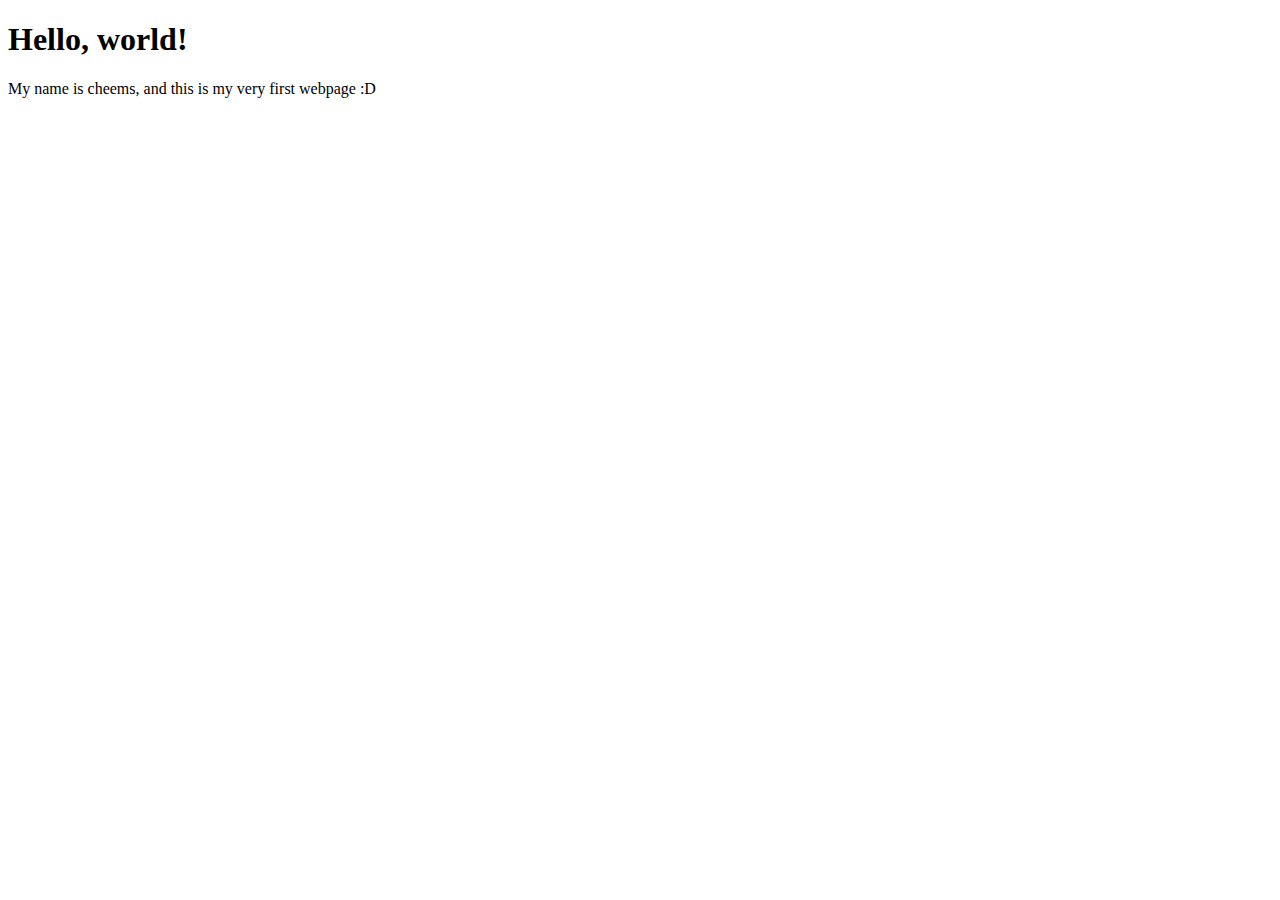
<file: 01-Test/index.html>
<!DOCTYPE html>
<html lang="en">
  <head>
    <meta charset="UTF-8" />
    <meta http-equiv="X-UA-Compatible" content="IE=edge" />
    <meta name="viewport" content="width=device-width, initial-scale=1.0" />
    <title>Cheems</title>
  </head>
  <body>
    <h1>Hello, world!</h1>
    <p>My name is cheems, and this is my very first webpage :D</p>
  </body>
</html>
</file>
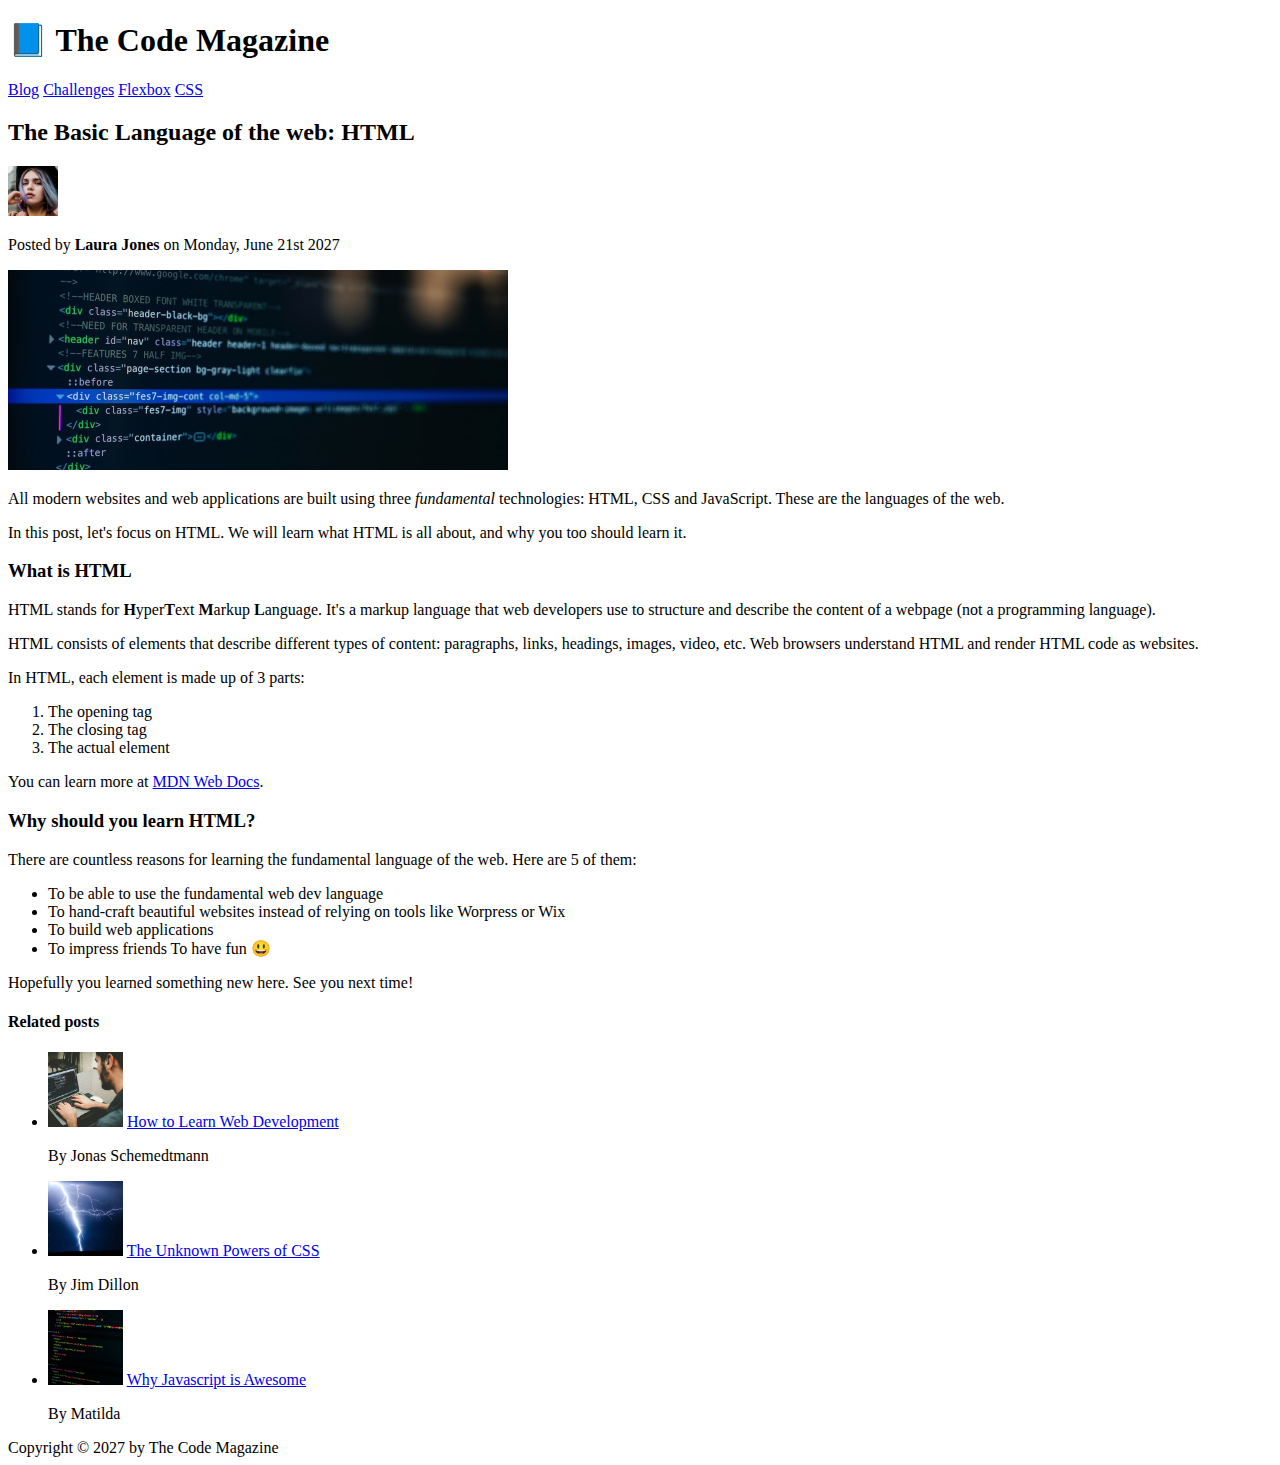
<file: 02-HTML-Fundamentals/index.html>
<!DOCTYPE html>
<html lang="en">
  <head>
    <meta charset="UTF-8" />
    <title>The Basic Language of the web: HTML</title>
  </head>
  <body>
    <!--
    <h1>The Basic Language of the web: HTML</h1>
    <h2>The Basic Language of the web: HTML</h2>
    <h3>The Basic Language of the web: HTML</h3>
    <h4>The Basic Language of the web: HTML</h4>
    <h5>The Basic Language of the web: HTML</h5>
    <h6>The Basic Language of the web: HTML</h6>
    -->

    <header>
      <h1>📘 The Code Magazine</h1>

      <nav>
        <a href="blog.html">Blog</a>
        <a href="#">Challenges</a>
        <a href="#">Flexbox</a>
        <a href="#">CSS</a>
      </nav>
    </header>

    <article>
      <header>
        <h2>The Basic Language of the web: HTML</h2>

        <img
          src="img/laura-jones.jpg"
          alt="Headshot of Laura Jones"
          width="50"
          height="50"
        />

        <p>Posted by <strong>Laura Jones</strong> on Monday, June 21st 2027</p>

        <img
          src="img/post-img.jpg"
          alt="HTML code on a screen"
          width="500"
          height="200"
        />
      </header>

      <p>
        All modern websites and web applications are built using three
        <em>fundamental</em> technologies: HTML, CSS and JavaScript. These are
        the languages of the web.
      </p>
      <p>
        In this post, let's focus on HTML. We will learn what HTML is all about,
        and why you too should learn it.
      </p>

      <h3>What is HTML</h3>
      <p>
        HTML stands for <strong>H</strong>yper<strong>T</strong>ext
        <strong>M</strong>arkup <strong>L</strong>anguage. It's a markup
        language that web developers use to structure and describe the content
        of a webpage (not a programming language).
      </p>
      <p>
        HTML consists of elements that describe different types of content:
        paragraphs, links, headings, images, video, etc. Web browsers understand
        HTML and render HTML code as websites.
      </p>
      <p>In HTML, each element is made up of 3 parts:</p>
      <ol>
        <li>The opening tag</li>
        <li>The closing tag</li>
        <li>The actual element</li>
      </ol>

      <p>
        You can learn more at
        <a
          href="https://developer.mozilla.org/en-US/docs/Web/HTML"
          target="_blank"
          >MDN Web Docs</a
        >.
      </p>

      <h3>Why should you learn HTML?</h3>
      <p>
        There are countless reasons for learning the fundamental language of the
        web. Here are 5 of them:
      </p>
      <ul>
        <li>To be able to use the fundamental web dev language</li>
        <li>
          To hand-craft beautiful websites instead of relying on tools like
          Worpress or Wix
        </li>
        <li>To build web applications</li>
        <li>To impress friends To have fun 😃</li>
      </ul>
      <p>Hopefully you learned something new here. See you next time!</p>
    </article>

    <aside>
      <h4>Related posts</h4>

      <ul>
        <li>
          <img
            src="img/related-1.jpg"
            alt="Person programming"
            height="75"
            width="75"
          />
          <a href="#">How to Learn Web Development</a>
          <p>By Jonas Schemedtmann</p>
        </li>
        <li>
          <img
            src="img/related-2.jpg"
            alt="Lightning"
            height="75"
            widths="75"
          />
          <a href="#">The Unknown Powers of CSS</a>
          <p>By Jim Dillon</p>
        </li>
        <li>
          <img
            src="img/related-3.jpg"
            alt="Javascript code on a screen"
            height="75"
            widths="75"
          />
          <a href="#">Why Javascript is Awesome</a>
          <p>By Matilda</p>
        </li>
      </ul>
    </aside>

    <footer>Copyright &copy; 2027 by The Code Magazine</footer>
  </body>
</html>
</file>
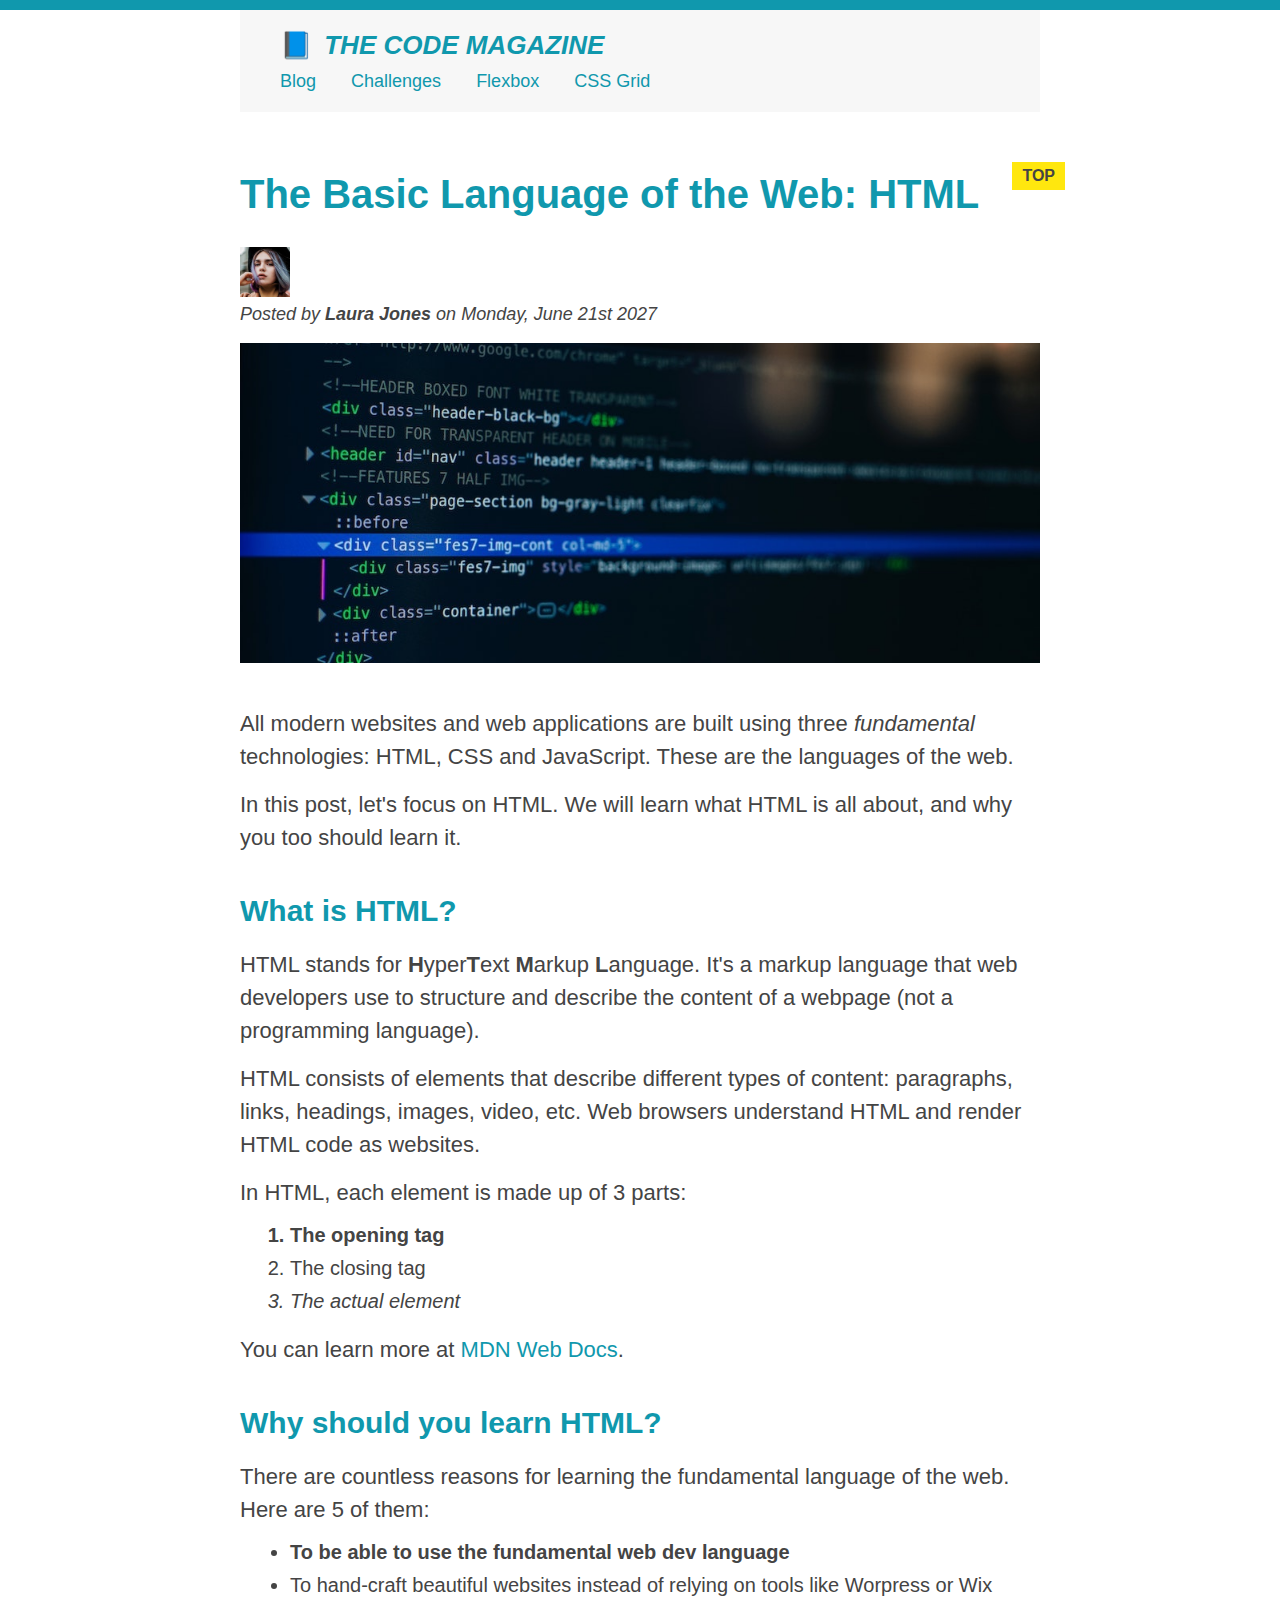
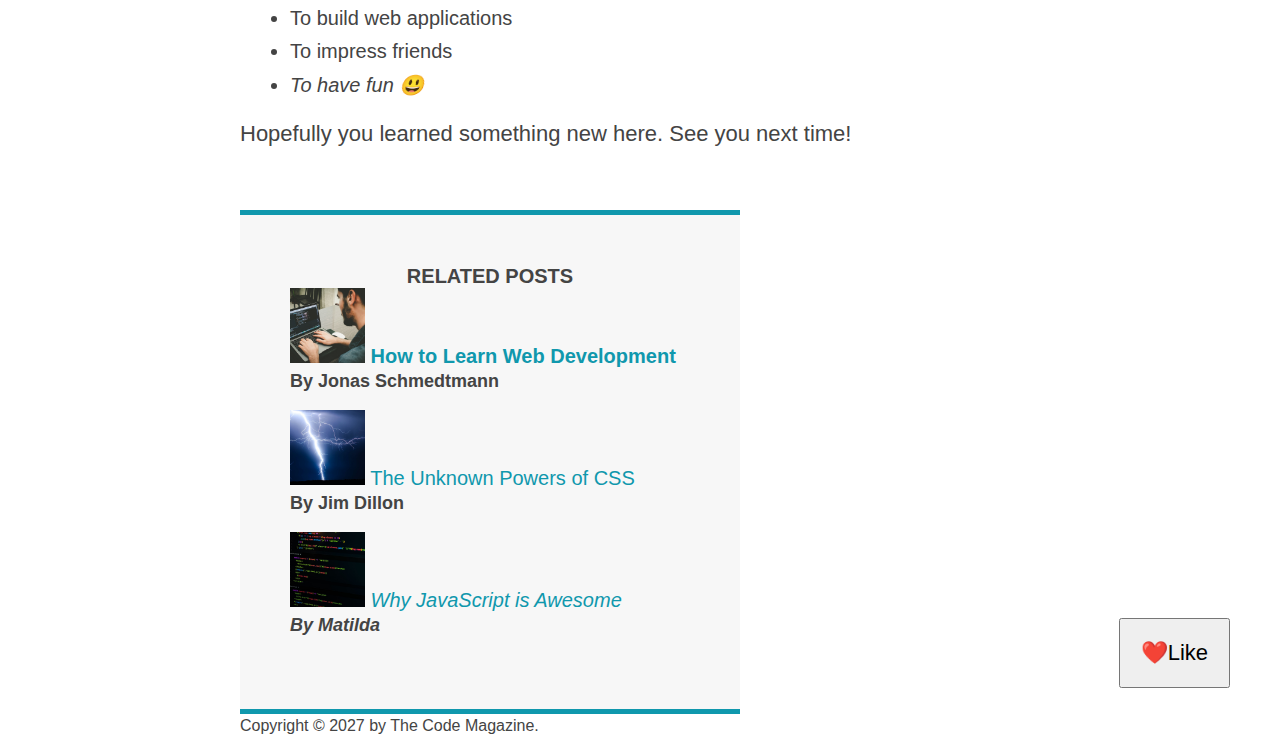
<file: 03-CSS-Fundamentals/index.html>
<!DOCTYPE html>
<html lang="en">
  <head>
    <meta charset="UTF-8" />
    <link href="style.css" rel="stylesheet" />
    <title>The Basic Language of the Web: HTML</title>
  </head>

  <body>
    <!--
    <h1>The Basic Language of the Web: HTML</h1>
    <h2>The Basic Language of the Web: HTML</h2>
    <h3>The Basic Language of the Web: HTML</h3>
    <h4>The Basic Language of the Web: HTML</h4>
    <h5>The Basic Language of the Web: HTML</h5>
    <h6>The Basic Language of the Web: HTML</h6>
    -->

    <div class="container">
      <header class="main-header">
        <h1>📘 The Code Magazine</h1>

        <nav>
          <!-- <strong>This is the navigation</strong> -->
          <a href="blog.html">Blog</a>
          <a href="#">Challenges</a>
          <a href="#">Flexbox</a>
          <a href="#">CSS Grid</a>
        </nav>

        <button>❤️Like</button>
      </header>

      <article>
        <header class="post-header">
          <h2>The Basic Language of the Web: HTML</h2>

          <img
            src="img/laura-jones.jpg"
            alt="Headshot of Laura Jones"
            height="50"
            width="50"
          />

          <p id="author">
            Posted by <strong>Laura Jones</strong> on Monday, June 21st 2027
          </p>

          <img
            src="img/post-img.jpg"
            alt="HTML code on a screen"
            width="500"
            height="200"
            class="post-img"
          />
        </header>

        <p>
          All modern websites and web applications are built using three
          <em>fundamental</em>
          technologies: HTML, CSS and JavaScript. These are the languages of the
          web.
        </p>

        <p>
          In this post, let's focus on HTML. We will learn what HTML is all
          about, and why you too should learn it.
        </p>

        <h3>What is HTML?</h3>
        <p>
          HTML stands for <strong>H</strong>yper<strong>T</strong>ext
          <strong>M</strong>arkup <strong>L</strong>anguage. It's a markup
          language that web developers use to structure and describe the content
          of a webpage (not a programming language).
        </p>
        <p>
          HTML consists of elements that describe different types of content:
          paragraphs, links, headings, images, video, etc. Web browsers
          understand HTML and render HTML code as websites.
        </p>
        <p>In HTML, each element is made up of 3 parts:</p>

        <ol>
          <li class="first-li">The opening tag</li>
          <li>The closing tag</li>
          <li>The actual element</li>
        </ol>

        <p>
          You can learn more at
          <a
            href="https://developer.mozilla.org/en-US/docs/Web/HTML"
            target="_blank"
            >MDN Web Docs</a
          >.
        </p>

        <h3>Why should you learn HTML?</h3>

        <p>
          There are countless reasons for learning the fundamental language of
          the web. Here are 5 of them:
        </p>

        <ul>
          <li class="first-li">
            To be able to use the fundamental web dev language
          </li>
          <li>
            To hand-craft beautiful websites instead of relying on tools like
            Worpress or Wix
          </li>
          <li>To build web applications</li>
          <li>To impress friends</li>
          <li>To have fun 😃</li>
        </ul>

        <p>Hopefully you learned something new here. See you next time!</p>
      </article>

      <aside>
        <h4>Related posts</h4>

        <ul class="related">
          <li>
            <img
              src="img/related-1.jpg"
              alt="Person programming"
              width="75"
              height="75"
            />
            <a href="#">How to Learn Web Development</a>
            <p class="related-author">By Jonas Schmedtmann</p>
          </li>
          <li>
            <img
              src="img/related-2.jpg"
              alt="Lightning"
              width="75"
              height="75"
            />
            <a href="#">The Unknown Powers of CSS</a>
            <p class="related-author">By Jim Dillon</p>
          </li>
          <li>
            <img
              src="img/related-3.jpg"
              alt="JavaScript code on a screen"
              width="75"
              height="75"
            />
            <a href="#">Why JavaScript is Awesome</a>
            <p class="related-author">By Matilda</p>
          </li>
        </ul>
      </aside>

      <footer>
        <p id="copyright" class="copyright text">
          Copyright &copy; 2027 by The Code Magazine.
        </p>
      </footer>
    </div>
  </body>
</html>
</file>
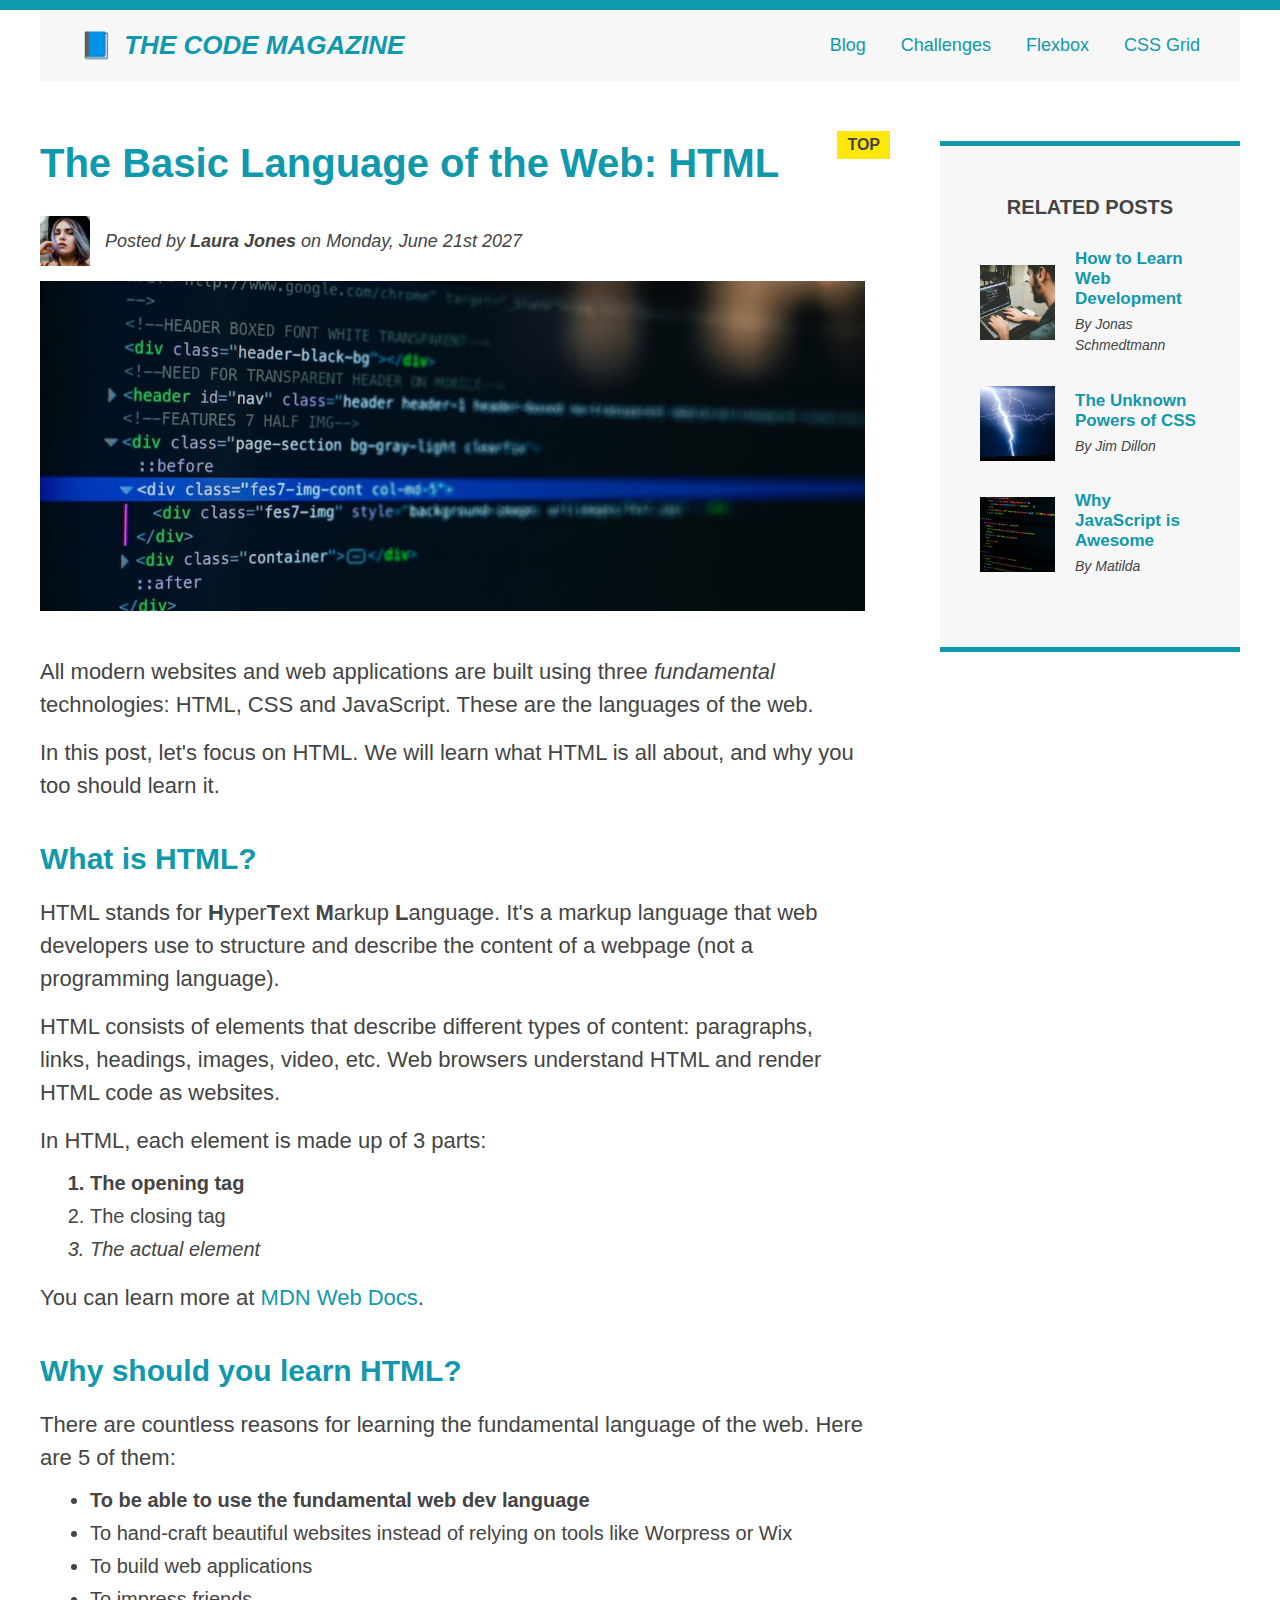
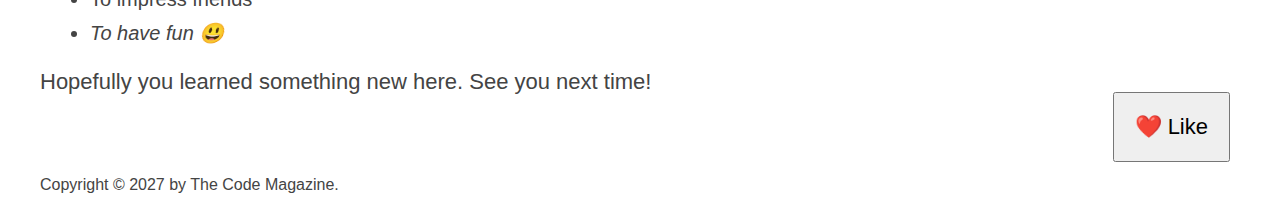
<file: 04-CSS-Layouts/index.html>
<!DOCTYPE html>
<html lang="en">
  <head>
    <meta charset="UTF-8" />
    <link href="style.css" rel="stylesheet" />

    <title>The Basic Language of the Web: HTML</title>
  </head>

  <body>
    <!--
    <h1>The Basic Language of the Web: HTML</h1>
    <h2>The Basic Language of the Web: HTML</h2>
    <h3>The Basic Language of the Web: HTML</h3>
    <h4>The Basic Language of the Web: HTML</h4>
    <h5>The Basic Language of the Web: HTML</h5>
    <h6>The Basic Language of the Web: HTML</h6>
    -->

    <div class="container">
      <header class="main-header clearfix">
        <h1>📘 The Code Magazine</h1>

        <nav>
          <!-- <strong>This is the navigation</strong> -->
          <a href="blog.html">Blog</a>
          <a href="#">Challenges</a>
          <a href="flexbox.html">Flexbox</a>
          <a href="css-grid.html">CSS Grid</a>
        </nav>

        <!-- <div class="clear"></div> -->
      </header>

      <!-- ONLY NECESSARY FOR FLEXBOX -->
      <!-- <div class="row"> -->
      <article>
        <header class="post-header">
          <h2>The Basic Language of the Web: HTML</h2>

          <div class="author-box">
            <img
              src="img/laura-jones.jpg"
              alt="Headshot of Laura Jones"
              height="50"
              width="50"
              class="author-img"
            />

            <p id="author" class="author">
              Posted by <strong>Laura Jones</strong> on Monday, June 21st 2027
            </p>
          </div>

          <img
            src="img/post-img.jpg"
            alt="HTML code on a screen"
            width="500"
            height="200"
            class="post-img"
          />
          <button>❤️ Like</button>
        </header>

        <p>
          All modern websites and web applications are built using three
          <em>fundamental</em>
          technologies: HTML, CSS and JavaScript. These are the languages of the
          web.
        </p>

        <p>
          In this post, let's focus on HTML. We will learn what HTML is all
          about, and why you too should learn it.
        </p>

        <h3>What is HTML?</h3>
        <p>
          HTML stands for <strong>H</strong>yper<strong>T</strong>ext
          <strong>M</strong>arkup <strong>L</strong>anguage. It's a markup
          language that web developers use to structure and describe the content
          of a webpage (not a programming language).
        </p>
        <p>
          HTML consists of elements that describe different types of content:
          paragraphs, links, headings, images, video, etc. Web browsers
          understand HTML and render HTML code as websites.
        </p>
        <p>In HTML, each element is made up of 3 parts:</p>

        <ol>
          <li class="first-li">The opening tag</li>
          <li>The closing tag</li>
          <li>The actual element</li>
        </ol>

        <p>
          You can learn more at
          <a
            href="https://developer.mozilla.org/en-US/docs/Web/HTML"
            target="_blank"
            >MDN Web Docs</a
          >.
        </p>

        <h3>Why should you learn HTML?</h3>

        <p>
          There are countless reasons for learning the fundamental language of
          the web. Here are 5 of them:
        </p>

        <ul>
          <li class="first-li">
            To be able to use the fundamental web dev language
          </li>
          <li>
            To hand-craft beautiful websites instead of relying on tools like
            Worpress or Wix
          </li>
          <li>To build web applications</li>
          <li>To impress friends</li>
          <li>To have fun 😃</li>
        </ul>

        <p>Hopefully you learned something new here. See you next time!</p>
      </article>

      <aside>
        <h4>Related posts</h4>

        <ul class="related">
          <li class="related-post">
            <img
              src="img/related-1.jpg"
              alt="Person programming"
              width="75"
              height="75"
            />
            <div>
              <a href="#" class="related-link">How to Learn Web Development</a>
              <p class="related-author">By Jonas Schmedtmann</p>
            </div>
          </li>
          <li class="related-post">
            <img
              src="img/related-2.jpg"
              alt="Lightning"
              width="75"
              height="75"
            />
            <div>
              <a href="#" class="related-link">The Unknown Powers of CSS</a>
              <p class="related-author">By Jim Dillon</p>
            </div>
          </li>
          <li class="related-post">
            <img
              src="img/related-3.jpg"
              alt="JavaScript code on a screen"
              width="75"
              height="75"
            />
            <div>
              <a href="#" class="related-link">Why JavaScript is Awesome</a>
              <p class="related-author">By Matilda</p>
            </div>
          </li>
        </ul>
      </aside>
      <!-- </div> -->

      <footer>
        <p id="copyright" class="copyright text">
          Copyright &copy; 2027 by The Code Magazine.
        </p>
      </footer>
    </div>
  </body>
</html>
</file>
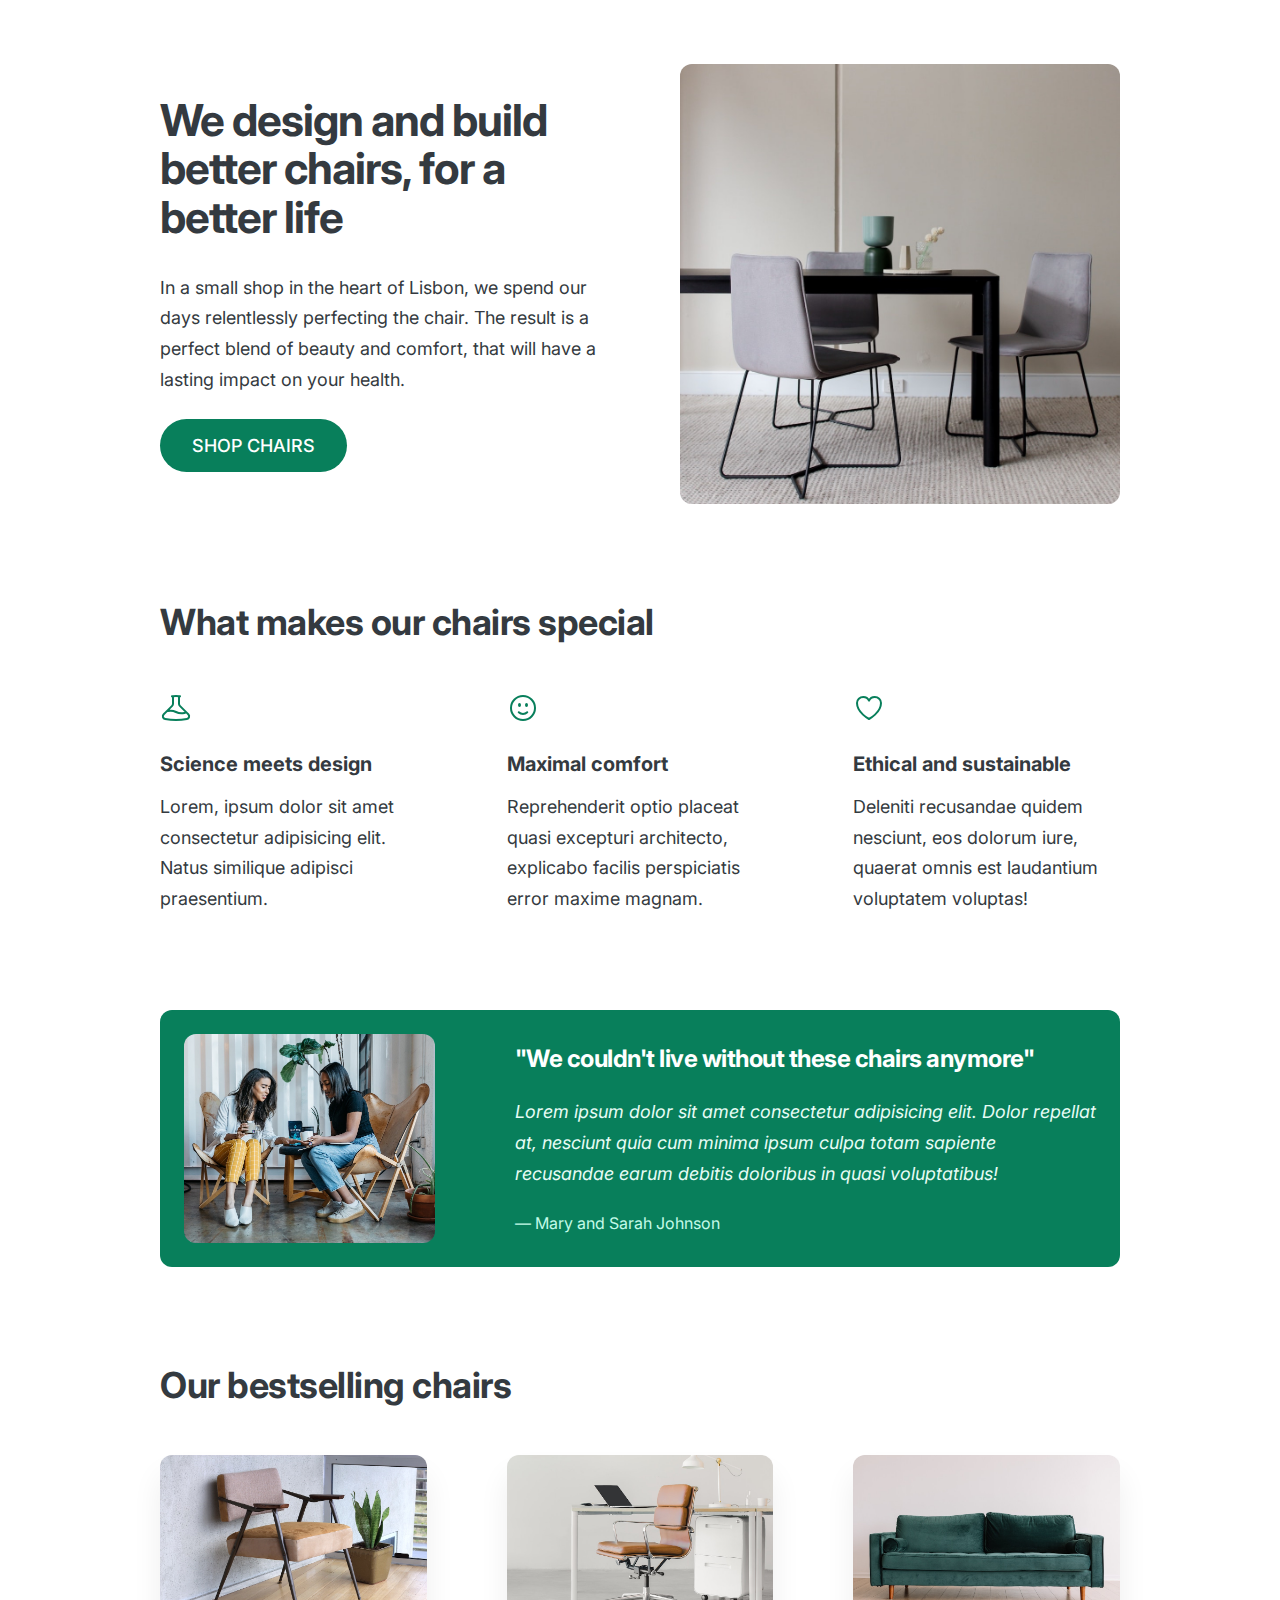
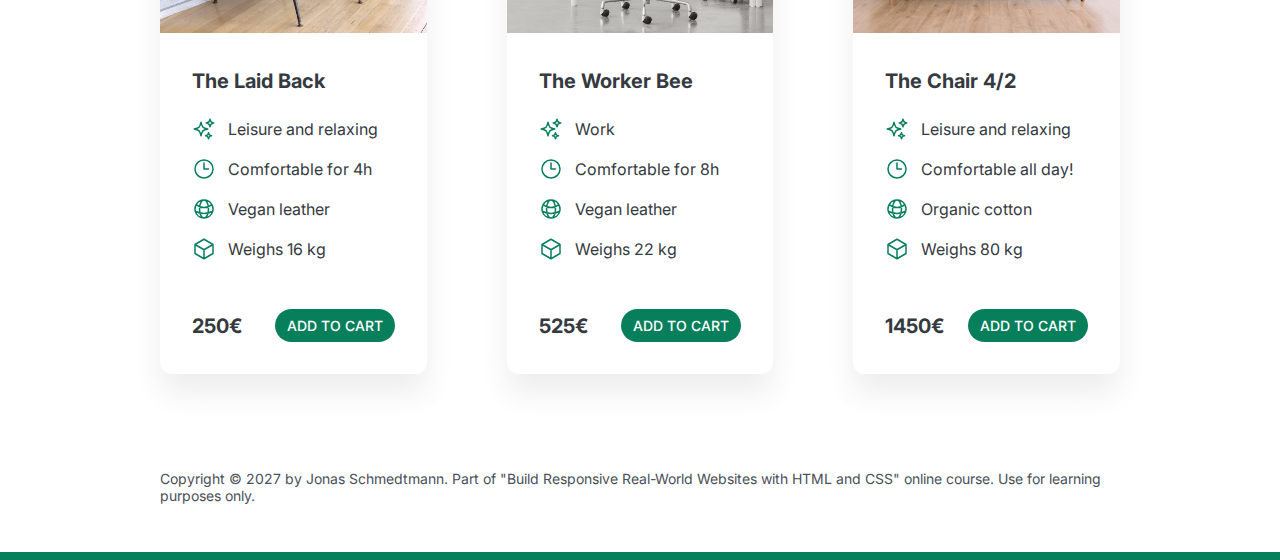
<file: 05-Design/index.html>
<!DOCTYPE html>
<html lang="en">
  <head>
    <meta charset="UTF-8" />
    <meta http-equiv="X-UA-Compatible" content="IE=edge" />
    <meta name="viewport" content="width=device-width, initial-scale=1.0" />

    <link rel="preconnect" href="https://fonts.googleapis.com" />
    <link rel="preconnect" href="https://fonts.gstatic.com" crossorigin />
    <link
      href="https://fonts.googleapis.com/css2?family=Inter:wght@400;500;700&display=swap"
      rel="stylesheet"
    />
    <link rel="stylesheet" href="style.css" />
    <title>Lisbon Chair Shop</title>
  </head>
  <body>
    <div class="container">
      <header>
        <div class="header-text-box">
          <h1>We design and build better chairs, for a better life</h1>
          <p class="header-text">
            In a small shop in the heart of Lisbon, we spend our days
            relentlessly perfecting the chair. The result is a perfect blend of
            beauty and comfort, that will have a lasting impact on your health.
          </p>
          <a class="btn btn--big" href="#">Shop chairs</a>
        </div>
        <img src="hero.jpg" alt="Photo" />
      </header>

      <section>
        <h2>What makes our chairs special</h2>
        <div class="grid-3-cols">
          <div>
            <svg
              xmlns="http://www.w3.org/2000/svg"
              fill="none"
              viewBox="0 0 24 24"
              stroke-width="1.5"
              stroke="currentColor"
              class="features-icon"
            >
              <path
                stroke-linecap="round"
                stroke-linejoin="round"
                d="M9.75 3.104v5.714a2.25 2.25 0 01-.659 1.591L5 14.5M9.75 3.104c-.251.023-.501.05-.75.082m.75-.082a24.301 24.301 0 014.5 0m0 0v5.714c0 .597.237 1.17.659 1.591L19.8 15.3M14.25 3.104c.251.023.501.05.75.082M19.8 15.3l-1.57.393A9.065 9.065 0 0112 15a9.065 9.065 0 00-6.23-.693L5 14.5m14.8.8l1.402 1.402c1.232 1.232.65 3.318-1.067 3.611A48.309 48.309 0 0112 21c-2.773 0-5.491-.235-8.135-.687-1.718-.293-2.3-2.379-1.067-3.61L5 14.5"
              />
            </svg>

            <p class="features-title"><strong>Science meets design</strong></p>
            <p class="features-text">
              Lorem, ipsum dolor sit amet consectetur adipisicing elit. Natus
              similique adipisci praesentium.
            </p>
          </div>

          <div>
            <svg
              xmlns="http://www.w3.org/2000/svg"
              fill="none"
              viewBox="0 0 24 24"
              stroke-width="1.5"
              stroke="currentColor"
              class="features-icon"
            >
              <path
                stroke-linecap="round"
                stroke-linejoin="round"
                d="M15.182 15.182a4.5 4.5 0 01-6.364 0M21 12a9 9 0 11-18 0 9 9 0 0118 0zM9.75 9.75c0 .414-.168.75-.375.75S9 10.164 9 9.75 9.168 9 9.375 9s.375.336.375.75zm-.375 0h.008v.015h-.008V9.75zm5.625 0c0 .414-.168.75-.375.75s-.375-.336-.375-.75.168-.75.375-.75.375.336.375.75zm-.375 0h.008v.015h-.008V9.75z"
              />
            </svg>

            <p class="features-title">
              <strong>Maximal comfort</strong>
            </p>
            <p class="features-text">
              Reprehenderit optio placeat quasi excepturi architecto, explicabo
              facilis perspiciatis error maxime magnam.
            </p>
          </div>

          <div>
            <svg
              xmlns="http://www.w3.org/2000/svg"
              fill="none"
              viewBox="0 0 24 24"
              stroke-width="1.5"
              stroke="currentColor"
              class="features-icon"
            >
              <path
                stroke-linecap="round"
                stroke-linejoin="round"
                d="M21 8.25c0-2.485-2.099-4.5-4.688-4.5-1.935 0-3.597 1.126-4.312 2.733-.715-1.607-2.377-2.733-4.313-2.733C5.1 3.75 3 5.765 3 8.25c0 7.22 9 12 9 12s9-4.78 9-12z"
              />
            </svg>

            <p class="features-title">
              <strong>Ethical and sustainable</strong>
            </p>
            <p class="features-text">
              Deleniti recusandae quidem nesciunt, eos dolorum iure, quaerat
              omnis est laudantium voluptatem voluptas!
            </p>
          </div>
        </div>
      </section>

      <section class="testimonial-section">
        <div class="grid-3-cols">
          <img src="customers.jpg" alt="People sitting on chairs" />
          <div class="testimonial-box">
            <h2>"We couldn't live without these chairs anymore"</h2>
            <blockquote class="testimonial-text">
              Lorem ipsum dolor sit amet consectetur adipisicing elit. Dolor
              repellat at, nesciunt quia cum minima ipsum culpa totam sapiente
              recusandae earum debitis doloribus in quasi voluptatibus!
            </blockquote>
            <p class="testimonial-author">&mdash; Mary and Sarah Johnson</p>
          </div>
        </div>
      </section>

      <section>
        <h2>Our bestselling chairs</h2>
        <div class="grid-3-cols">
          <figure class="chair">
            <img src="chair-1.jpg" alt="Chair" />
            <div class="chair-box">
              <h3>The Laid Back</h3>
              <ul class="chair-details">
                <li>
                  <svg
                    xmlns="http://www.w3.org/2000/svg"
                    fill="none"
                    viewBox="0 0 24 24"
                    stroke-width="1.5"
                    stroke="currentColor"
                    class="chair-icon"
                  >
                    <path
                      stroke-linecap="round"
                      stroke-linejoin="round"
                      d="M9.813 15.904L9 18.75l-.813-2.846a4.5 4.5 0 00-3.09-3.09L2.25 12l2.846-.813a4.5 4.5 0 003.09-3.09L9 5.25l.813 2.846a4.5 4.5 0 003.09 3.09L15.75 12l-2.846.813a4.5 4.5 0 00-3.09 3.09zM18.259 8.715L18 9.75l-.259-1.035a3.375 3.375 0 00-2.455-2.456L14.25 6l1.036-.259a3.375 3.375 0 002.455-2.456L18 2.25l.259 1.035a3.375 3.375 0 002.456 2.456L21.75 6l-1.035.259a3.375 3.375 0 00-2.456 2.456zM16.894 20.567L16.5 21.75l-.394-1.183a2.25 2.25 0 00-1.423-1.423L13.5 18.75l1.183-.394a2.25 2.25 0 001.423-1.423l.394-1.183.394 1.183a2.25 2.25 0 001.423 1.423l1.183.394-1.183.394a2.25 2.25 0 00-1.423 1.423z"
                    />
                  </svg>
                  <!-- Span is a generic INLINE text element, it doesn't have any meaning. It's like a div element, but inline -->
                  <span>Leisure and relaxing</span>
                </li>
                <li>
                  <svg
                    xmlns="http://www.w3.org/2000/svg"
                    fill="none"
                    viewBox="0 0 24 24"
                    stroke-width="1.5"
                    stroke="currentColor"
                    class="chair-icon"
                  >
                    <path
                      stroke-linecap="round"
                      stroke-linejoin="round"
                      d="M12 6v6h4.5m4.5 0a9 9 0 11-18 0 9 9 0 0118 0z"
                    />
                  </svg>
                  <span>Comfortable for 4h</span>
                </li>
                <li>
                  <svg
                    xmlns="http://www.w3.org/2000/svg"
                    fill="none"
                    viewBox="0 0 24 24"
                    stroke-width="1.5"
                    stroke="currentColor"
                    class="chair-icon"
                  >
                    <path
                      stroke-linecap="round"
                      stroke-linejoin="round"
                      d="M12 21a9.004 9.004 0 008.716-6.747M12 21a9.004 9.004 0 01-8.716-6.747M12 21c2.485 0 4.5-4.03 4.5-9S14.485 3 12 3m0 18c-2.485 0-4.5-4.03-4.5-9S9.515 3 12 3m0 0a8.997 8.997 0 017.843 4.582M12 3a8.997 8.997 0 00-7.843 4.582m15.686 0A11.953 11.953 0 0112 10.5c-2.998 0-5.74-1.1-7.843-2.918m15.686 0A8.959 8.959 0 0121 12c0 .778-.099 1.533-.284 2.253m0 0A17.919 17.919 0 0112 16.5c-3.162 0-6.133-.815-8.716-2.247m0 0A9.015 9.015 0 013 12c0-1.605.42-3.113 1.157-4.418"
                    />
                  </svg>
                  <span>Vegan leather</span>
                </li>
                <li>
                  <svg
                    xmlns="http://www.w3.org/2000/svg"
                    fill="none"
                    viewBox="0 0 24 24"
                    stroke-width="1.5"
                    stroke="currentColor"
                    class="chair-icon"
                  >
                    <path
                      stroke-linecap="round"
                      stroke-linejoin="round"
                      d="M21 7.5l-9-5.25L3 7.5m18 0l-9 5.25m9-5.25v9l-9 5.25M3 7.5l9 5.25M3 7.5v9l9 5.25m0-9v9"
                    />
                  </svg>
                  <span>Weighs 16 kg</span>
                </li>
              </ul>
              <div class="chair-price">
                <strong>250€</strong>
                <a href="#" class="btn btn--small">Add to cart</a>
              </div>
            </div>
          </figure>

          <figure class="chair">
            <img src="chair-2.jpg" alt="Chair" />
            <div class="chair-box">
              <h3>The Worker Bee</h3>
              <ul class="chair-details">
                <li>
                  <svg
                    xmlns="http://www.w3.org/2000/svg"
                    fill="none"
                    viewBox="0 0 24 24"
                    stroke-width="1.5"
                    stroke="currentColor"
                    class="chair-icon"
                  >
                    <path
                      stroke-linecap="round"
                      stroke-linejoin="round"
                      d="M9.813 15.904L9 18.75l-.813-2.846a4.5 4.5 0 00-3.09-3.09L2.25 12l2.846-.813a4.5 4.5 0 003.09-3.09L9 5.25l.813 2.846a4.5 4.5 0 003.09 3.09L15.75 12l-2.846.813a4.5 4.5 0 00-3.09 3.09zM18.259 8.715L18 9.75l-.259-1.035a3.375 3.375 0 00-2.455-2.456L14.25 6l1.036-.259a3.375 3.375 0 002.455-2.456L18 2.25l.259 1.035a3.375 3.375 0 002.456 2.456L21.75 6l-1.035.259a3.375 3.375 0 00-2.456 2.456zM16.894 20.567L16.5 21.75l-.394-1.183a2.25 2.25 0 00-1.423-1.423L13.5 18.75l1.183-.394a2.25 2.25 0 001.423-1.423l.394-1.183.394 1.183a2.25 2.25 0 001.423 1.423l1.183.394-1.183.394a2.25 2.25 0 00-1.423 1.423z"
                    />
                  </svg>
                  <span>Work</span>
                </li>
                <li>
                  <svg
                    xmlns="http://www.w3.org/2000/svg"
                    fill="none"
                    viewBox="0 0 24 24"
                    stroke-width="1.5"
                    stroke="currentColor"
                    class="chair-icon"
                  >
                    <path
                      stroke-linecap="round"
                      stroke-linejoin="round"
                      d="M12 6v6h4.5m4.5 0a9 9 0 11-18 0 9 9 0 0118 0z"
                    />
                  </svg>
                  <span>Comfortable for 8h</span>
                </li>
                <li>
                  <svg
                    xmlns="http://www.w3.org/2000/svg"
                    fill="none"
                    viewBox="0 0 24 24"
                    stroke-width="1.5"
                    stroke="currentColor"
                    class="chair-icon"
                  >
                    <path
                      stroke-linecap="round"
                      stroke-linejoin="round"
                      d="M12 21a9.004 9.004 0 008.716-6.747M12 21a9.004 9.004 0 01-8.716-6.747M12 21c2.485 0 4.5-4.03 4.5-9S14.485 3 12 3m0 18c-2.485 0-4.5-4.03-4.5-9S9.515 3 12 3m0 0a8.997 8.997 0 017.843 4.582M12 3a8.997 8.997 0 00-7.843 4.582m15.686 0A11.953 11.953 0 0112 10.5c-2.998 0-5.74-1.1-7.843-2.918m15.686 0A8.959 8.959 0 0121 12c0 .778-.099 1.533-.284 2.253m0 0A17.919 17.919 0 0112 16.5c-3.162 0-6.133-.815-8.716-2.247m0 0A9.015 9.015 0 013 12c0-1.605.42-3.113 1.157-4.418"
                    />
                  </svg>
                  <span>Vegan leather</span>
                </li>
                <li>
                  <svg
                    xmlns="http://www.w3.org/2000/svg"
                    fill="none"
                    viewBox="0 0 24 24"
                    stroke-width="1.5"
                    stroke="currentColor"
                    class="chair-icon"
                  >
                    <path
                      stroke-linecap="round"
                      stroke-linejoin="round"
                      d="M21 7.5l-9-5.25L3 7.5m18 0l-9 5.25m9-5.25v9l-9 5.25M3 7.5l9 5.25M3 7.5v9l9 5.25m0-9v9"
                    />
                  </svg>
                  <span>Weighs 22 kg</span>
                </li>
              </ul>
              <div class="chair-price">
                <strong>525€</strong>
                <a href="#" class="btn btn--small">Add to cart</a>
              </div>
            </div>
          </figure>

          <figure class="chair">
            <img src="chair-3.jpg" alt="Chair" />
            <div class="chair-box">
              <h3>The Chair 4/2</h3>
              <ul class="chair-details">
                <li>
                  <svg
                    xmlns="http://www.w3.org/2000/svg"
                    fill="none"
                    viewBox="0 0 24 24"
                    stroke-width="1.5"
                    stroke="currentColor"
                    class="chair-icon"
                  >
                    <path
                      stroke-linecap="round"
                      stroke-linejoin="round"
                      d="M9.813 15.904L9 18.75l-.813-2.846a4.5 4.5 0 00-3.09-3.09L2.25 12l2.846-.813a4.5 4.5 0 003.09-3.09L9 5.25l.813 2.846a4.5 4.5 0 003.09 3.09L15.75 12l-2.846.813a4.5 4.5 0 00-3.09 3.09zM18.259 8.715L18 9.75l-.259-1.035a3.375 3.375 0 00-2.455-2.456L14.25 6l1.036-.259a3.375 3.375 0 002.455-2.456L18 2.25l.259 1.035a3.375 3.375 0 002.456 2.456L21.75 6l-1.035.259a3.375 3.375 0 00-2.456 2.456zM16.894 20.567L16.5 21.75l-.394-1.183a2.25 2.25 0 00-1.423-1.423L13.5 18.75l1.183-.394a2.25 2.25 0 001.423-1.423l.394-1.183.394 1.183a2.25 2.25 0 001.423 1.423l1.183.394-1.183.394a2.25 2.25 0 00-1.423 1.423z"
                    />
                  </svg>
                  <span>Leisure and relaxing</span>
                </li>
                <li>
                  <svg
                    xmlns="http://www.w3.org/2000/svg"
                    fill="none"
                    viewBox="0 0 24 24"
                    stroke-width="1.5"
                    stroke="currentColor"
                    class="chair-icon"
                  >
                    <path
                      stroke-linecap="round"
                      stroke-linejoin="round"
                      d="M12 6v6h4.5m4.5 0a9 9 0 11-18 0 9 9 0 0118 0z"
                    />
                  </svg>
                  <span>Comfortable all day!</span>
                </li>
                <li>
                  <svg
                    xmlns="http://www.w3.org/2000/svg"
                    fill="none"
                    viewBox="0 0 24 24"
                    stroke-width="1.5"
                    stroke="currentColor"
                    class="chair-icon"
                  >
                    <path
                      stroke-linecap="round"
                      stroke-linejoin="round"
                      d="M12 21a9.004 9.004 0 008.716-6.747M12 21a9.004 9.004 0 01-8.716-6.747M12 21c2.485 0 4.5-4.03 4.5-9S14.485 3 12 3m0 18c-2.485 0-4.5-4.03-4.5-9S9.515 3 12 3m0 0a8.997 8.997 0 017.843 4.582M12 3a8.997 8.997 0 00-7.843 4.582m15.686 0A11.953 11.953 0 0112 10.5c-2.998 0-5.74-1.1-7.843-2.918m15.686 0A8.959 8.959 0 0121 12c0 .778-.099 1.533-.284 2.253m0 0A17.919 17.919 0 0112 16.5c-3.162 0-6.133-.815-8.716-2.247m0 0A9.015 9.015 0 013 12c0-1.605.42-3.113 1.157-4.418"
                    />
                  </svg>
                  <span>Organic cotton</span>
                </li>
                <li>
                  <svg
                    xmlns="http://www.w3.org/2000/svg"
                    fill="none"
                    viewBox="0 0 24 24"
                    stroke-width="1.5"
                    stroke="currentColor"
                    class="chair-icon"
                  >
                    <path
                      stroke-linecap="round"
                      stroke-linejoin="round"
                      d="M21 7.5l-9-5.25L3 7.5m18 0l-9 5.25m9-5.25v9l-9 5.25M3 7.5l9 5.25M3 7.5v9l9 5.25m0-9v9"
                    />
                  </svg>
                  <span>Weighs 80 kg</span>
                </li>
              </ul>
              <div class="chair-price">
                <strong>1450€</strong>
                <a href="#" class="btn btn--small">Add to cart</a>
              </div>
            </div>
          </figure>
        </div>
      </section>

      <footer>
        Copyright &copy; 2027 by Jonas Schmedtmann. Part of "Build Responsive
        Real-World Websites with HTML and CSS" online course. Use for learning
        purposes only.
      </footer>
    </div>
  </body>
</html>
</file>
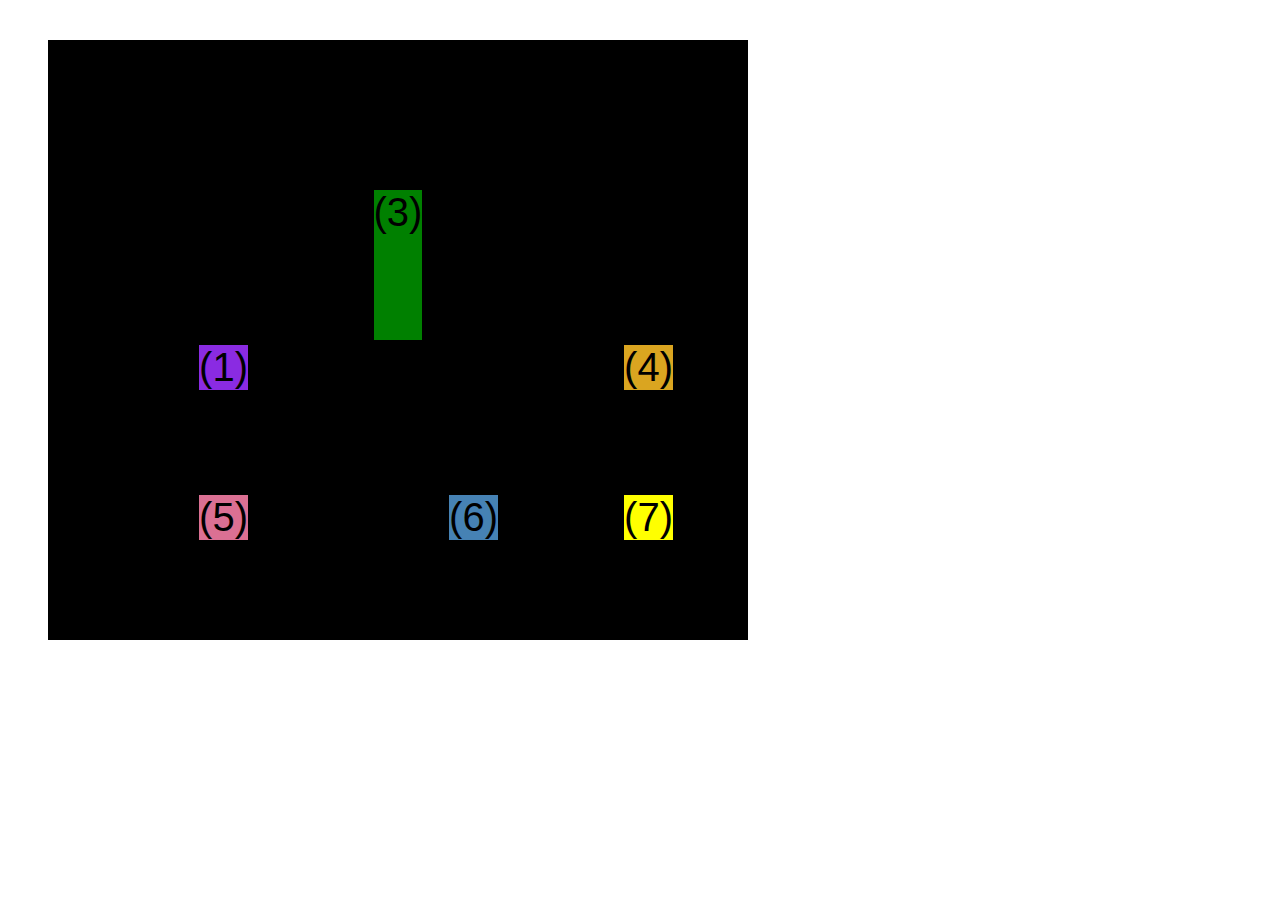
<file: 04-CSS-Layouts/css-grid.html>
<!DOCTYPE html>
<html lang="en">
  <head>
    <meta charset="UTF-8" />
    <meta http-equiv="X-UA-Compatible" content="IE=edge" />
    <meta name="viewport" content="width=device-width, initial-scale=1.0" />
    <title>CSS Grid</title>
    <style>
      .el--1 {
        background-color: blueviolet;
      }
      .el--2 {
        background-color: orangered;
      }
      .el--3 {
        background-color: green;
        height: 150px;
      }
      .el--4 {
        background-color: goldenrod;
      }
      .el--5 {
        background-color: palevioletred;
      }
      .el--6 {
        background-color: steelblue;
      }
      .el--7 {
        background-color: yellow;
      }
      .el--8 {
        background-color: crimson;
      }

      .container--1 {
        /* STARTER */
        font-family: sans-serif;
        background-color: #ddd;
        font-size: 30px;
        margin: 40px;

        /* CSS GRID */
        display: grid;
        /* grid-template-columns: 1fr 1fr 1fr auto; */
        /* grid-template-rows: 300px 200px; */

        grid-template-columns: repeat(4, 1fr);
        grid-template-rows: 1fr 1fr;
        /* height: 500px; */

        /* gap: 30px; */
        column-gap: 20px;
        row-gap: 40px;

        /* Temp */
        display: none;
      }

      .el--8 {
        grid-column: 2 / 3;
        /* grid-row: 1 / span 2; */
        grid-row: 1 / 2;
      }

      .el--2 {
        /* grid-column: 1/ 3; */
        /* grid-column: 1 / span 4; */
        grid-column: 1 / -1;
        grid-row: 2;
      }

      .el--6 {
        /* grid-row: 3 / 6; */
      }

      .container--2 {
        /* STARTER */
        font-family: sans-serif;
        background-color: black;
        font-size: 40px;
        margin: 40px;

        width: 700px;
        height: 600px;

        /* CSS GRID */
        display: grid;
        grid-template-columns: 125px 200px 125px;
        grid-template-rows: 250px 100px;
        gap: 50px;

        /* Aligning tracks inside container: distribute empty space */
        justify-content: center;
        /* justify-content: space-between; */

        align-content: center;

        /* Aligning items INSIDE cells: moving items around inside cells */
        align-items: end;
        justify-items: end;
      }

      .el--3 {
        align-self: center;
        justify-self: center;
      }
    </style>
  </head>
  <body>
    <div class="container--1">
      <div class="el el--1">(1) HTML</div>
      <div class="el el--2">(2) and</div>
      <div class="el el--3">(3) CSS</div>
      <div class="el el--4">(4) are</div>
      <div class="el el--5">(5) amazing</div>
      <div class="el el--6">(6) languages</div>
      <!-- <div class="el el--7">(7) to</div> -->
      <div class="el el--8">(8) learn</div>
    </div>

    <div class="container--2">
      <div class="el el--1">(1)</div>
      <div class="el el--3">(3)</div>
      <div class="el el--4">(4)</div>
      <div class="el el--5">(5)</div>
      <div class="el el--6">(6)</div>
      <div class="el el--7">(7)</div>
    </div>
  </body>
</html>
</file>
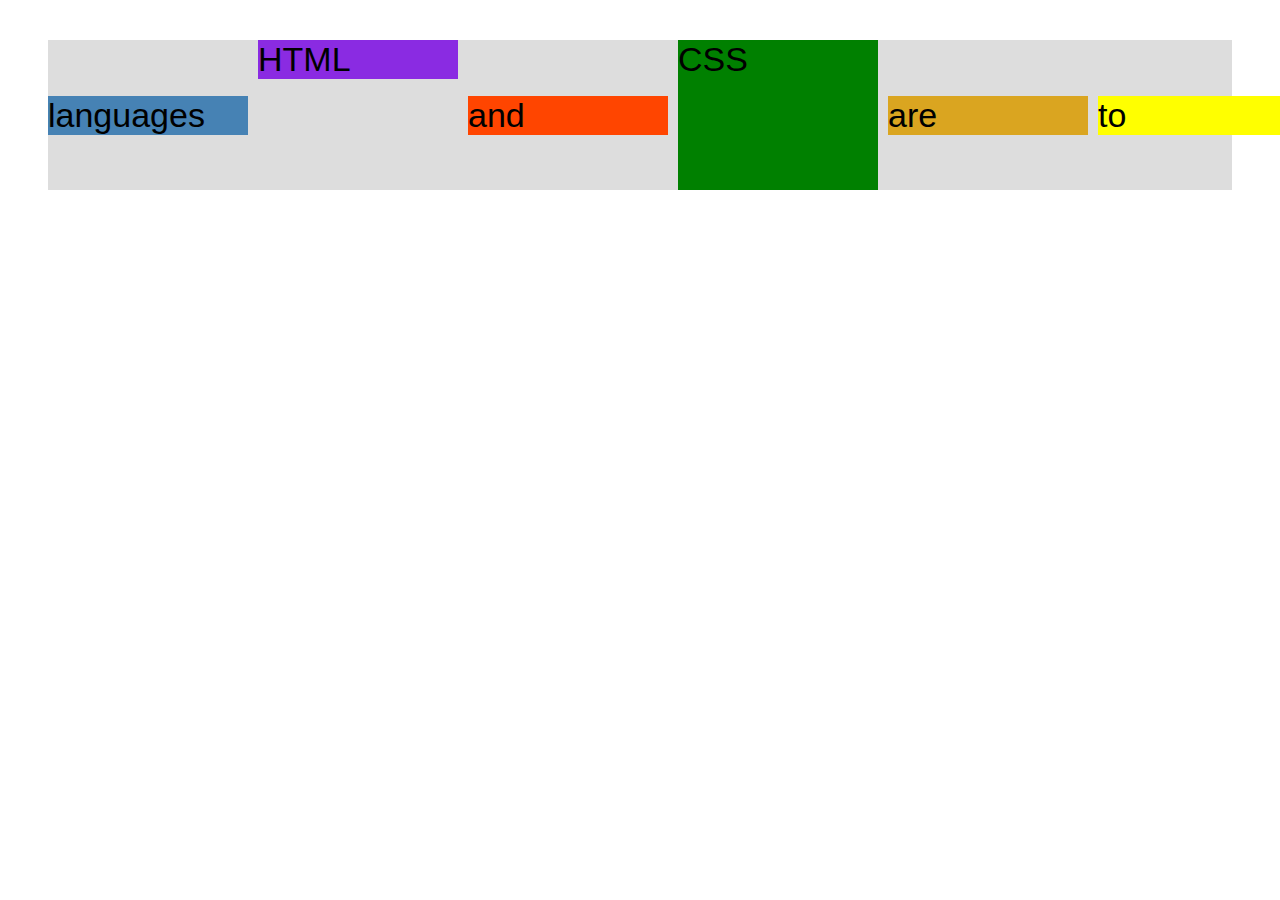
<file: 04-CSS-Layouts/flexbox.html>
<!DOCTYPE html>
<html lang="en">
  <head>
    <meta charset="UTF-8" />
    <meta http-equiv="X-UA-Compatible" content="IE=edge" />
    <meta name="viewport" content="width=device-width, initial-scale=1.0" />
    <title>Flexbox</title>
    <style>
      .el--1 {
        background-color: blueviolet;
      }
      .el--2 {
        background-color: orangered;
      }
      .el--3 {
        background-color: green;
        height: 150px;
      }
      .el--4 {
        background-color: goldenrod;
      }
      .el--5 {
        background-color: palevioletred;
      }
      .el--6 {
        background-color: steelblue;
      }
      .el--7 {
        background-color: yellow;
      }
      .el--8 {
        background-color: crimson;
      }

      .container {
        /* STARTER */
        font-family: sans-serif;
        background-color: #ddd;
        font-size: 34px;
        margin: 40px;

        /* FLEXBOX */
        display: flex;
        align-items: center;
        justify-content: flex-start;
        gap: 10px;
      }

      .el {
        /* 
        DEFAULTS:
        flex-grow: 0;
        flex-shrink: 1;
        flex-basis: auto; */

        /* flex-basis: 200px; */
        /* flex-shrink: 0; */
        flex: 0 0 200px;

        /* flex-grow: 1; */
        /* flex: 1; */
      }

      .el--1 {
        align-self: flex-start;
        /* order: 2; */
        /* flex-grow: 2; */
      }

      .el--5 {
        align-self: stretch;
        order: 1;
      }

      .el--6 {
        order: -1;
      }
    </style>
  </head>
  <body>
    <div class="container">
      <div class="el el--1">HTML</div>
      <div class="el el--2">and</div>
      <div class="el el--3">CSS</div>
      <div class="el el--4">are</div>
      <div class="el el--5">amazing</div>
      <div class="el el--6">languages</div>
      <div class="el el--7">to</div>
      <div class="el el--8">learn</div>
    </div>
  </body>
</html>
</file>
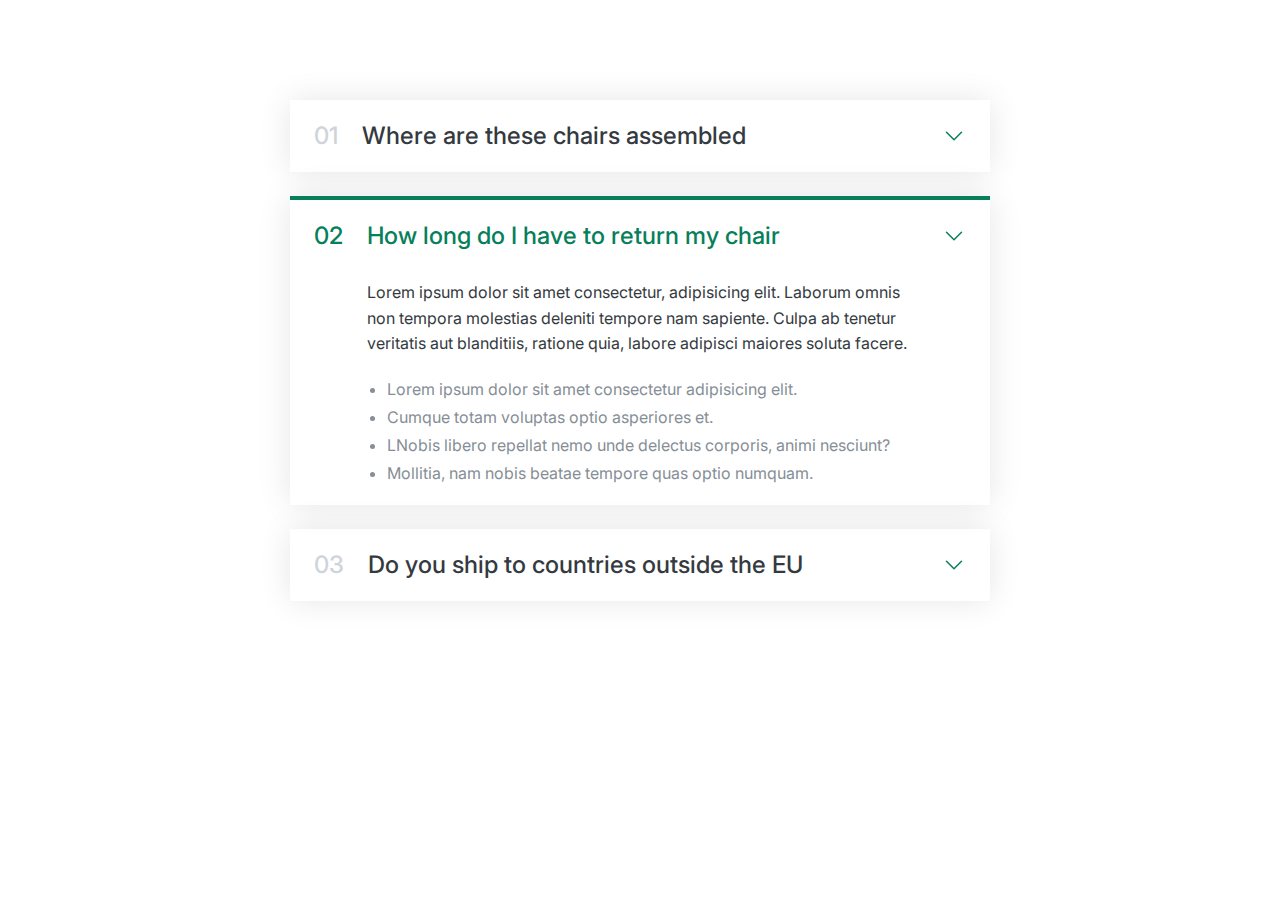
<file: 06-Components/01-accordion.html>
<!DOCTYPE html>
<html lang="en">
  <head>
    <meta charset="UTF-8" />
    <meta http-equiv="X-UA-Compatible" content="IE=edge" />
    <meta name="viewport" content="width=device-width, initial-scale=1.0" />
    <link
      href="https://fonts.googleapis.com/css2?family=Inter:wght@400;500;700&display=swap"
      rel="stylesheet"
    />

    <title>Accordion Component</title>

    <style>
      /*
      SPACING SYSTEM (px)
      2 / 4 / 8 / 12 / 16 / 24 / 32 / 48 / 64 / 80 / 96 / 128

      FONT SIZE SYSTEM (px)
      10 / 12 / 14 / 16 / 18 / 20 / 24 / 30 / 36 / 44 / 52 / 62 / 74 / 86 / 98
      */

      /* 
      Main Color: #087f5b;
      Gray Color: #343a40;
      */

      * {
        margin: 0;
        padding: 0;
        box-sizing: border-box;
      }

      /* ------------------------ */
      /* GENERAL STYLES */
      /* ------------------------ */
      body {
        font-family: "Inter", sans-serif;
        color: #343a40;
        line-height: 1;
      }

      .accordion {
        width: 700px;
        margin: 100px auto;

        display: flex;
        flex-direction: column;
        gap: 24px;
      }

      .item {
        box-shadow: 0 0 32px rgba(0, 0, 0, 0.1);
        padding: 24px;

        display: grid;
        grid-template-columns: auto 1fr auto;
        column-gap: 24px;
        row-gap: 32px;
        align-items: center;
      }

      .number,
      .text {
        font-size: 24px;
        font-weight: 500;
        /* color: #087f5b; */
      }

      .icon {
        width: 24px;
        height: 24px;
        stroke: #087f5b;
      }

      .number {
        color: #ced4da;
      }

      .hidden-box {
        grid-column: 2;
        display: none;
      }

      .hidden-box p {
        line-height: 1.6;
        margin-bottom: 24px;
      }

      .hidden-box ul {
        color: #868e96;
        margin-left: 20px;

        display: flex;
        flex-direction: column;
        gap: 12px;
      }

      .open {
        border-top: 4px solid #087f5b;
      }

      .open .hidden-box {
        display: block;
      }

      .open .number,
      .open .text {
        color: #087f5b;
      }
    </style>
  </head>
  <body>
    <div class="accordion">
      <div class="item">
        <p class="number">01</p>
        <p class="text">Where are these chairs assembled</p>
        <svg
          xmlns="http://www.w3.org/2000/svg"
          fill="none"
          viewBox="0 0 24 24"
          stroke-width="1.5"
          stroke="currentColor"
          class="icon"
        >
          <path
            stroke-linecap="round"
            stroke-linejoin="round"
            d="M19.5 8.25l-7.5 7.5-7.5-7.5"
          />
        </svg>
        <div class="hidden-box">
          <p>
            Lorem ipsum dolor sit amet consectetur, adipisicing elit. Laborum
            omnis non tempora molestias deleniti tempore nam sapiente. Culpa ab
            tenetur veritatis aut blanditiis, ratione quia, labore adipisci
            maiores soluta facere.
          </p>
          <ul>
            <li>Lorem ipsum dolor sit amet consectetur adipisicing elit.</li>
            <li>Cumque totam voluptas optio asperiores et.</li>
            <li>
              LNobis libero repellat nemo unde delectus corporis, animi
              nesciunt?
            </li>
            <li>Mollitia, nam nobis beatae tempore quas optio numquam.</li>
          </ul>
        </div>
      </div>

      <div class="item open">
        <p class="number">02</p>
        <p class="text">How long do I have to return my chair</p>
        <svg
          xmlns="http://www.w3.org/2000/svg"
          fill="none"
          viewBox="0 0 24 24"
          stroke-width="1.5"
          stroke="currentColor"
          class="icon"
        >
          <path
            stroke-linecap="round"
            stroke-linejoin="round"
            d="M19.5 8.25l-7.5 7.5-7.5-7.5"
          />
        </svg>
        <div class="hidden-box">
          <p>
            Lorem ipsum dolor sit amet consectetur, adipisicing elit. Laborum
            omnis non tempora molestias deleniti tempore nam sapiente. Culpa ab
            tenetur veritatis aut blanditiis, ratione quia, labore adipisci
            maiores soluta facere.
          </p>
          <ul>
            <li>Lorem ipsum dolor sit amet consectetur adipisicing elit.</li>
            <li>Cumque totam voluptas optio asperiores et.</li>
            <li>
              LNobis libero repellat nemo unde delectus corporis, animi
              nesciunt?
            </li>
            <li>Mollitia, nam nobis beatae tempore quas optio numquam.</li>
          </ul>
        </div>
      </div>

      <div class="item">
        <p class="number">03</p>
        <p class="text">Do you ship to countries outside the EU</p>
        <svg
          xmlns="http://www.w3.org/2000/svg"
          fill="none"
          viewBox="0 0 24 24"
          stroke-width="1.5"
          stroke="currentColor"
          class="icon"
        >
          <path
            stroke-linecap="round"
            stroke-linejoin="round"
            d="M19.5 8.25l-7.5 7.5-7.5-7.5"
          />
        </svg>
        <div class="hidden-box">
          <p>
            Lorem ipsum dolor sit amet consectetur, adipisicing elit. Laborum
            omnis non tempora molestias deleniti tempore nam sapiente. Culpa ab
            tenetur veritatis aut blanditiis, ratione quia, labore adipisci
            maiores soluta facere.
          </p>
          <ul>
            <li>Lorem ipsum dolor sit amet consectetur adipisicing elit.</li>
            <li>Cumque totam voluptas optio asperiores et.</li>
            <li>
              LNobis libero repellat nemo unde delectus corporis, animi
              nesciunt?
            </li>
            <li>Mollitia, nam nobis beatae tempore quas optio numquam.</li>
          </ul>
        </div>
      </div>
    </div>
  </body>
</html>
</file>
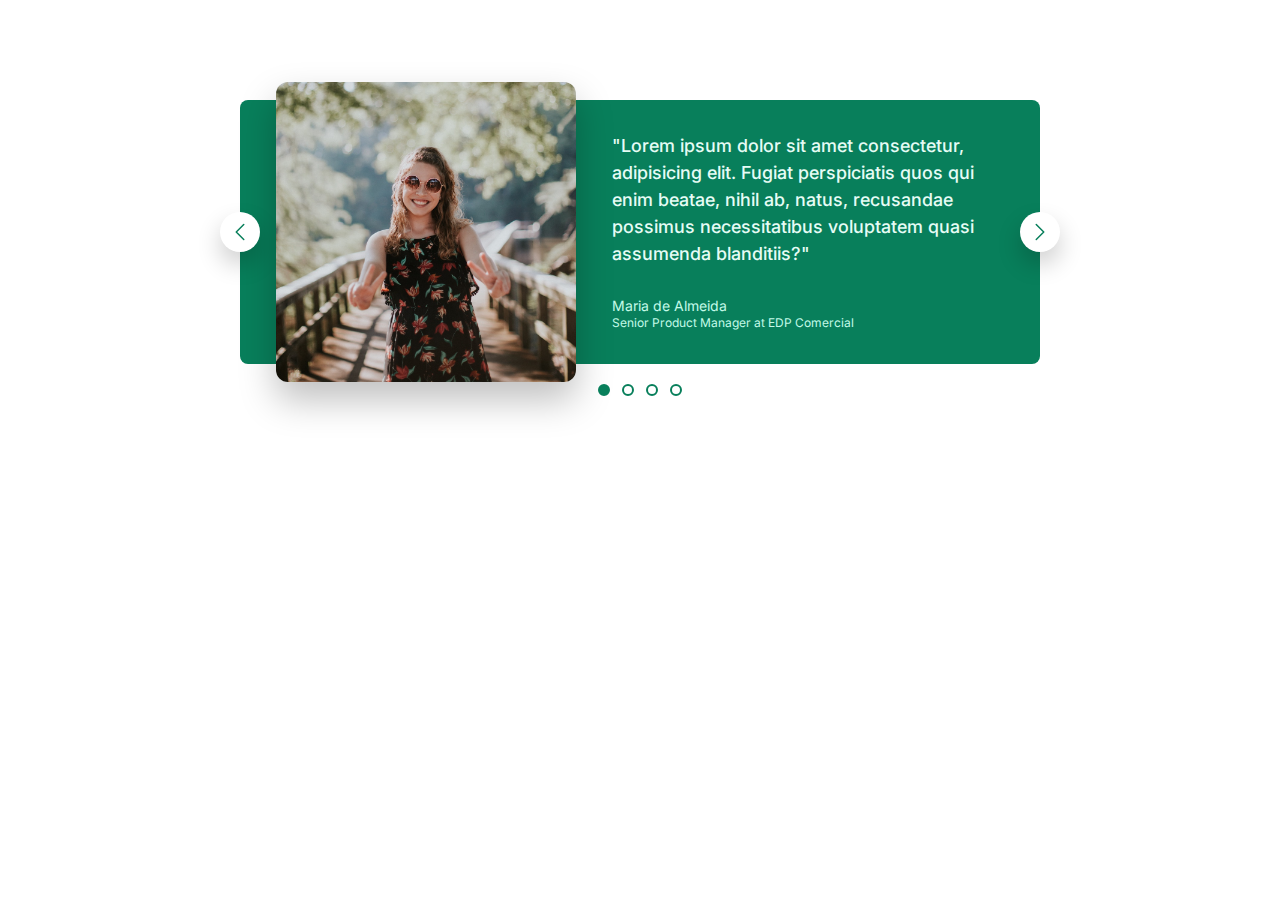
<file: 06-Components/02-carousel.html>
<!DOCTYPE html>
<html lang="en">
  <head>
    <meta charset="UTF-8" />
    <meta http-equiv="X-UA-Compatible" content="IE=edge" />
    <meta name="viewport" content="width=device-width, initial-scale=1.0" />
    <link
      href="https://fonts.googleapis.com/css2?family=Inter:wght@400;500;700&display=swap"
      rel="stylesheet"
    />

    <title>Carousel Component</title>

    <style>
      /*
      SPACING SYSTEM (px)
      2 / 4 / 8 / 12 / 16 / 24 / 32 / 48 / 64 / 80 / 96 / 128

      FONT SIZE SYSTEM (px)
      10 / 12 / 14 / 16 / 18 / 20 / 24 / 30 / 36 / 44 / 52 / 62 / 74 / 86 / 98
      */

      /*
      Main Color: #087f5b;
      Gray Color: #343a40;
      */

      * {
        margin: 0;
        padding: 0;
        box-sizing: border-box;
      }

      /* ------------------------ */
      /* GENERAL STYLES */
      /* ------------------------ */
      body {
        font-family: "Inter", sans-serif;
        color: #343a40;
        line-height: 1;
      }

      .carousel {
        width: 800px;
        margin: 100px auto;
        background-color: #087f5b;
        /* padding: 32px;
        padding-left: 86px;
        padding-right: 48px; */
        padding: 32px 48px 32px 86px;

        border-radius: 8px;
        position: relative;

        display: flex;
        /* align-items: center; */
        gap: 86px;
      }

      img {
        height: 200px;
        border-radius: 8px;
        transform: scale(1.5);
        box-shadow: 0 12px 24px rgba(0, 0, 0, 0.25);
      }

      .testimonial-text {
        font-size: 18px;
        font-weight: 500;
        line-height: 1.5;
        margin-bottom: 32px;
        color: #e6fcf5;
      }

      .testimonial-author {
        font-size: 14px;
        margin-bottom: 4px;
        color: #c3fae8;
      }

      .testimonial-job {
        font-size: 12px;
        color: #c3fae8;
      }

      /* Controls */
      .btn {
        background-color: #fff;
        border: none;
        height: 40px;
        width: 40px;
        border-radius: 50%;
        position: absolute;
        box-shadow: 0 12px 24px rgba(0, 0, 0, 0.2);
        cursor: pointer;

        display: flex;
        align-items: center;
        justify-content: center;
      }

      .btn--left {
        /* In relation to PARENT ELEMENT */
        left: 0;
        top: 50%;

        /* In relation to ELEMENT ITSELF */
        transform: translate(-50%, -50%);
      }

      .btn--right {
        right: 0;
        top: 50%;
        transform: translate(50%, -50%);
      }

      .btn-icon {
        height: 24px;
        width: 24px;
        stroke: #087f5b;
      }

      .dots {
        position: absolute;
        left: 50%;
        bottom: 0;
        transform: translate(-50%, 32px);

        display: flex;
        gap: 12px;
      }

      .dot {
        height: 12px;
        width: 12px;
        background-color: #fff;
        border: 2px solid #087f5b;
        border-radius: 50%;
        cursor: pointer;
      }

      .dot--fill {
        background-color: #087f5b;
      }
    </style>
  </head>
  <body>
    <div class="carousel">
      <img src="maria.jpg" alt="Maria de Almeida" />
      <blockquote class="testimonial">
        <p class="testimonial-text">
          "Lorem ipsum dolor sit amet consectetur, adipisicing elit. Fugiat
          perspiciatis quos qui enim beatae, nihil ab, natus, recusandae
          possimus necessitatibus voluptatem quasi assumenda blanditiis?"
        </p>
        <p class="testimonial-author">Maria de Almeida</p>
        <p class="testimonial-job">Senior Product Manager at EDP Comercial</p>
      </blockquote>

      <button class="btn btn--left">
        <svg
          xmlns="http://www.w3.org/2000/svg"
          fill="none"
          viewBox="0 0 24 24"
          stroke-width="1.5"
          stroke="currentColor"
          class="btn-icon"
        >
          <path
            stroke-linecap="round"
            stroke-linejoin="round"
            d="M15.75 19.5L8.25 12l7.5-7.5"
          />
        </svg>
      </button>
      <button class="btn btn--right">
        <svg
          xmlns="http://www.w3.org/2000/svg"
          fill="none"
          viewBox="0 0 24 24"
          stroke-width="1.5"
          stroke="currentColor"
          class="btn-icon"
        >
          <path
            stroke-linecap="round"
            stroke-linejoin="round"
            d="M8.25 4.5l7.5 7.5-7.5 7.5"
          />
        </svg>
      </button>
      <div class="dots">
        <button class="dot dot--fill">&nbsp;</button>
        <button class="dot">&nbsp;</button>
        <button class="dot">&nbsp;</button>
        <button class="dot">&nbsp;</button>
      </div>
    </div>
  </body>
</html>
</file>
<file: 03-CSS-Fundamentals/style.css>
* {
  /* border-top: 10px solid #1098ad; */
  margin: 0;
  padding: 0;
}

/* PAGE SECTIONS */
body {
  color: #444;
  font-family: sans-serif;

  border-top: 10px solid #1098ad;
  position: relative;
}

.container {
  width: 800px;
  /* margin-left: auto;
  margin-right: auto; */
  margin: 0 auto;
  /* position: relative; */
}

.main-header {
  background-color: #f7f7f7;
  /* padding: 20px;
  padding-left: 40px;
  padding-right: 40px; */
  padding: 20px 40px;
  margin-bottom: 60px;
  /* height: 80px; */
}

nav {
  font-size: 18px;
}

article {
  margin-bottom: 60px;
}

.post-header {
  margin-bottom: 40px;
}

aside {
  background-color: #f7f7f7;
  border-top: 5px solid #1098ad;
  border-bottom: 5px solid #1098ad;
  padding: 50px 0;
  width: 500px;
}

/* SMALLER ELEMENTS */
h1,
h2,
h3 {
  color: #1098ad;
}

h1 {
  font-size: 26px;
  text-transform: uppercase;
  font-style: italic;
}

h2 {
  font-size: 40px;
  margin-bottom: 30px;
}

h3 {
  font-size: 30px;
  margin-bottom: 20px;
  margin-top: 40px;
}

h4 {
  font-size: 20px;
  text-transform: uppercase;
  text-align: center;
}

p {
  font-size: 22px;
  line-height: 1.5;
  margin-bottom: 15px;
}

ul,
ol {
  margin-left: 50px;
  margin-bottom: 20px;
}

li {
  font-size: 20px;
  margin-bottom: 10px;
  /* display: inline; */
}

li:last-child {
  margin-bottom: 0;
}

/* footer p {
  font-size: 16px;
} */

/* article header p {
  font-style: italic;
}
*/

#author {
  font-style: italic;
  font-size: 18px;
}

#copyright {
  font-size: 16px;
}

.related-author {
  font-size: 18px;
  font-weight: bold;
}

/*
ul {
  list-style: none;
}
*/

.related {
  list-style: none;
}

body {
  /* background-color: orange; */
}

/* .first-li {
  font-weight: bold;
} */

li:first-child {
  font-weight: bold;
}

li:last-child {
  font-style: italic;
}

li:nth-child(even) {
  /*color: red; */
}

/* Misconception: this won't work! */
article p:first-child {
  color: red;
}

/* Styling links */
a:link {
  color: #1098ad;
  text-decoration: none;
}

a:visited {
  /*color: #777; */
  color: #1098ad;
}

a:hover {
  color: orangered;
  font-weight: bold;
  text-decoration: underline orangered;
}

a:active {
  background-color: black;
  font-style: italic;
}
/* LVHA */

.post-img {
  width: 100%;
  height: auto;
}

nav a:link {
  /* background-color: orangered;
  margin: 20px;
  padding: 20px;

  display: block; */

  margin-right: 30px;
  margin-top: 10px;
  display: inline-block;
}

nav a:link:last-child {
  margin-right: 0;
}

button {
  font-size: 22px;
  padding: 20px;
  cursor: pointer;

  position: absolute;
  /* top: 0;
  left: 0; */
  bottom: 50px;
  right: 50px;
}

h1::first-letter {
  font-style: normal;
  margin-right: 5px;
}

/* Adjacent Sibling Selector */
h3 + p::first-line {
  /* color: red; */
}

h2 {
  /* background-color: orange; */
  position: relative;
}

h2::after {
  content: "TOP";
  background-color: #ffe70e;
  color: #444;
  font-size: 16px;
  font-weight: bold;
  display: inline-block;
  padding: 5px 10px;
  position: absolute;
  top: -10px;
  right: -25px;
}

/* Resolving conflicts */
/*
#copyright {
  color: red;
}

.copyright {
  color: blue;
}

.text {
  color: yellow;
}

footer p {
  color: green !important;
}
*/
</file>
<file: 04-CSS-Layouts/style.css>
* {
  /* border-top: 10px solid #1098ad; */
  margin: 0;
  padding: 0;
  box-sizing: border-box;
}

/* PAGE SECTIONS */
body {
  color: #444;
  font-family: sans-serif;

  border-top: 10px solid #1098ad;
  position: relative;
}

.container {
  width: 1200px;
  /* margin-left: auto;
  margin-right: auto; */
  margin: 0 auto;
}

.main-header {
  background-color: #f7f7f7;
  /* padding: 20px;
  padding-left: 40px;
  padding-right: 40px; */
  padding: 20px 40px;
  /* height: 80px; */
  /* margin-bottom: 60px; */
}

nav {
  font-size: 18px;
  /* text-align: center; */
}

article {
  /* margin-bottom: 60px; */
}

.post-header {
  margin-bottom: 40px;
  /* position: relative; */
}

aside {
  background-color: #f7f7f7;
  border-top: 5px solid #1098ad;
  border-bottom: 5px solid #1098ad;
  padding: 50px 40px;
}

/* SMALLER ELEMENTS */
h1,
h2,
h3 {
  color: #1098ad;
}

h1 {
  font-size: 26px;
  text-transform: uppercase;
  font-style: italic;
}

h2 {
  font-size: 40px;
  margin-bottom: 30px;
}

h3 {
  font-size: 30px;
  margin-bottom: 20px;
  margin-top: 40px;
}

h4 {
  font-size: 20px;
  text-transform: uppercase;
  text-align: center;
  margin-bottom: 30px;
}

p {
  font-size: 22px;
  line-height: 1.5;
  margin-bottom: 15px;
}

ul,
ol {
  margin-left: 50px;
  margin-bottom: 20px;
}

li {
  font-size: 20px;
  margin-bottom: 10px;
  /* display: inline; */
}

li:last-child {
  margin-bottom: 0;
}

/* footer p {
  font-size: 16px;
} */

/* article header p {
  font-style: italic;
} */

#author {
  font-style: italic;
  font-size: 18px;
}

#copyright {
  font-size: 16px;
}

.related-author {
  font-size: 18px;
  font-weight: bold;
}

/* ul {
  list-style: none;
} */

.related {
  list-style: none;
  margin-left: 0;
}

body {
  /* background-color: orangered; */
}

/* .first-li {
  font-weight: bold;
} */

li:first-child {
  font-weight: bold;
}

li:last-child {
  font-style: italic;
}

li:nth-child(even) {
  /* color: red; */
}

/* Misconception: this won't work! */
article p:first-child {
  color: red;
}

/* Styling links */
a:link {
  color: #1098ad;
  text-decoration: none;
}

a:visited {
  /* color: #777; */
  color: #1098ad;
}

a:hover {
  color: orangered;
  font-weight: bold;
  text-decoration: underline orangered;
}

a:active {
  background-color: black;
  font-style: italic;
}
/* LVHA */

.post-img {
  width: 100%;
  height: auto;
}

nav a:link {
  /* background-color: orangered;
  margin: 20px;
  padding: 20px;

  display: block; */

  margin-right: 30px;
  display: inline-block;
}

nav a:link:last-child {
  margin-right: 0;
}

button {
  font-size: 22px;
  padding: 20px;
  cursor: pointer;

  position: absolute;
  /* top: 50px;
  left: 50px; */
  bottom: 50px;
  right: 50px;
}

h1::first-letter {
  font-style: normal;
  margin-right: 5px;
}

h3 + p::first-line {
  /* color: red; */
}

h2 {
  /* background-color: orange; */
  position: relative;
}

h2::before {
  content: "TOP";
  background-color: #ffe70e;
  color: #444;
  font-size: 16px;
  font-weight: bold;
  display: inline-block;
  padding: 5px 10px;
  position: absolute;
  top: -10px;
  right: -25px;
}

/* Resolving conflicts */
/* #copyright {
  color: red;
}

.copyright {
  color: blue;
}

.text {
  color: yellow;
}

footer p {
  color: green !important;
} */

/* nav a:link,
nav p {
  font-size: 18px;
} */

/* FLOATS */
/*
.author-img {
  float: left;
  margin-bottom: 20px;
}

.author {
  float: left;
  margin-top: 10px;
  margin-left: 20px;
}

h1 {
  float: left;
}

nav {
  float: right;
}

.clear {
  clear: both;
}

.clearfix::after {
  clear: both;
  content: "";
  display: block;
}

article {
  width: 825px;
  float: left;
}

aside {
  width: 300px;
  float: right;
}

footer {
  clear: both;
}
*/

/* FLEXBOX */
.main-header {
  display: flex;
  align-items: center;
  justify-content: space-between;
}

.author-box {
  display: flex;
  align-items: center;
  margin-bottom: 15px;
}

.author {
  margin-bottom: 0;
  margin-left: 15px;
}

.related-post {
  display: flex;
  align-items: center;
  gap: 20px;
  margin-bottom: 30px;
}

.related-link:link {
  font-size: 17px;
  font-weight: bold;
  font-style: normal;
  display: block;
  margin-bottom: 5px;
}

.related-author {
  margin-bottom: 0;
  font-size: 14px;
  font-weight: normal;
  font-style: italic;
}

/* FLEXBOX LAYOUT */
/* .row {
  display: flex;
  gap: 75px;
  margin-bottom: 60px;
  align-items: flex-start;
}

article {
  flex: 1;
  margin-bottom: 0;
}

aside {
  flex: 0 0 300px;
} */

/* CSS GRID LAYOUT */
.container {
  display: grid;
  grid-template-columns: 1fr 300px;
  column-gap: 75px;
  row-gap: 60px;
  align-items: start;
}

.main-header {
  /* grid-column: 1 / span 2 */
  grid-column: 1 / -1;
}

article {
}

aside {
}

footer {
  grid-column: 1 / -1;
}
</file>
<file: 05-Design/style.css>
/*
SPACING SYSTEM (px)
2 / 4 / 8 / 12 / 16 / 24 / 32 / 48 / 64 / 80 / 96 / 128

FONT SIZE SYSTEM (px)
10 / 12 / 14 / 16 / 18 / 20 / 24 / 30 / 36 / 44 / 52 / 62 / 74 / 86 / 98
*/

/* 
Main Color: #087f5b;
Gray Color: #343a40;
*/

* {
  margin: 0;
  padding: 0;
  box-sizing: border-box;
}

/* ------------------------ */
/* GENERAL STYLES */
/* ------------------------ */
body {
  font-family: "Inter", sans-serif;
  color: #343a40;
  border-bottom: 8px solid #087f5b;
}

.container {
  width: 960px;
  margin: 0 auto;
}

header,
section {
  margin-bottom: 96px;
}

h2 {
  margin-bottom: 48px;
  font-size: 36px;
  letter-spacing: -0.5px;
}

.grid-3-cols {
  display: grid;
  grid-template-columns: repeat(3, 1fr);
  column-gap: 80px;
}

.btn:link,
.btn:visited {
  background-color: #087f5b;
  color: #fff;
  text-decoration: none;
  text-transform: uppercase;
  font-weight: 500;

  display: inline-block;
  border-radius: 100px;
}

.btn:hover,
.btn:active {
  background-color: #099268;
}

.btn--big {
  font-size: 18px;
  padding: 16px 32px;
}

.btn--small {
  font-size: 14px;
  padding: 8px 12px;
}

img {
  border-radius: 12px;
}

/* ------------------------ */
/* COMPONENT STYLES */
/* ------------------------ */

/* HEADER */
header {
  display: grid;
  grid-template-columns: repeat(2, 1fr);
  column-gap: 80px;
  margin-top: 64px;
}

.header-text-box {
  align-self: center;
}

h1 {
  margin-bottom: 32px;
  font-size: 44px;
  line-height: 1.1;
  letter-spacing: -1px;
  /* 44 / 52 / 62 */

  /* text-shadow: 0 5px 5px hsla(0, 0%, 0%, 0.2); */
}

.header-text {
  margin-bottom: 24px;
  font-size: 18px;
  line-height: 1.7;
}

img {
  width: 100%;
}

/* FEATURES */
.features-icon {
  stroke: #087f5b;
  width: 32px;
  height: 32px;
  margin-bottom: 24px;
}

.features-title {
  margin-bottom: 16px;
  font-size: 20px;
}

.features-text {
  font-size: 18px;
  line-height: 1.7;
}

/* TESTIMONIAL */
.testimonial-section {
  background-color: #087f5b;
  color: #fff;
  padding: 24px;
  border-radius: 12px;
}

.testimonial-box {
  grid-column: 2 / -1;
  align-self: center;
}

.testimonial-box h2 {
  margin-bottom: 24px;
  font-size: 24px;
}

.testimonial-text {
  font-style: italic;
  margin-bottom: 24px;
  font-size: 18px;
  line-height: 1.7;
  color: #e6fcf5;
}

.testimonial-author {
  color: #c3fae8;
}

/* CHAIRS */
.chair {
  box-shadow: 0 20px 30px 0px hsla(0, 0%, 0%, 0.07);
  border-radius: 12px;
}

.chair img {
  border-bottom-left-radius: 0;
  border-bottom-right-radius: 0;
}

.chair-box {
  padding: 32px;
}

h3 {
  margin-bottom: 24px;
  font-size: 20px;
}

.chair-details {
  list-style: none;
  margin-bottom: 48px;
}

.chair-details li {
  display: flex;
  align-items: center;
  gap: 12px;
  margin-bottom: 16px;
}

.chair-details li:last-child {
  margin-bottom: 0;
}

.chair-icon {
  stroke: #087f5b;
  width: 24px;
  height: 24px;
}

.chair-price {
  display: flex;
  justify-content: space-between;
  align-items: center;
  font-size: 20px;
}

footer {
  margin-bottom: 48px;
  font-size: 14px;
  color: #495057;
}
</file>
